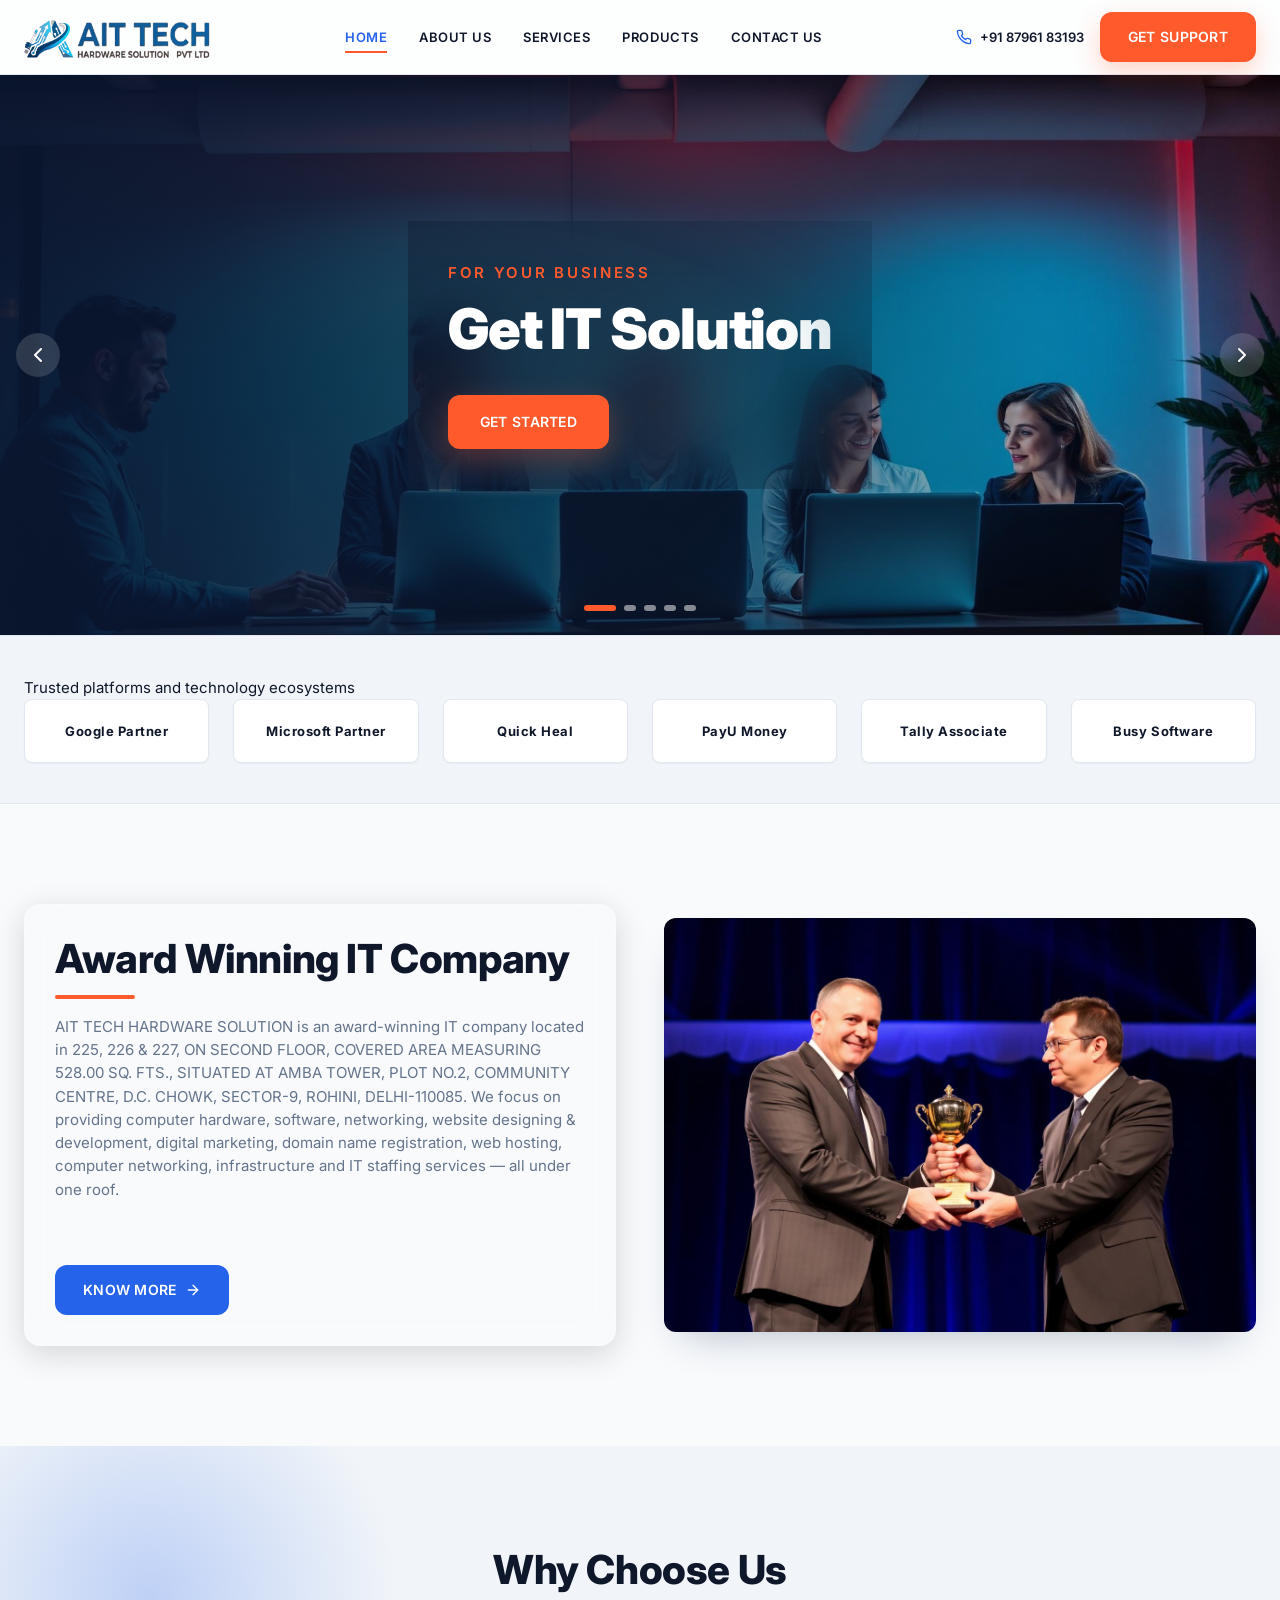
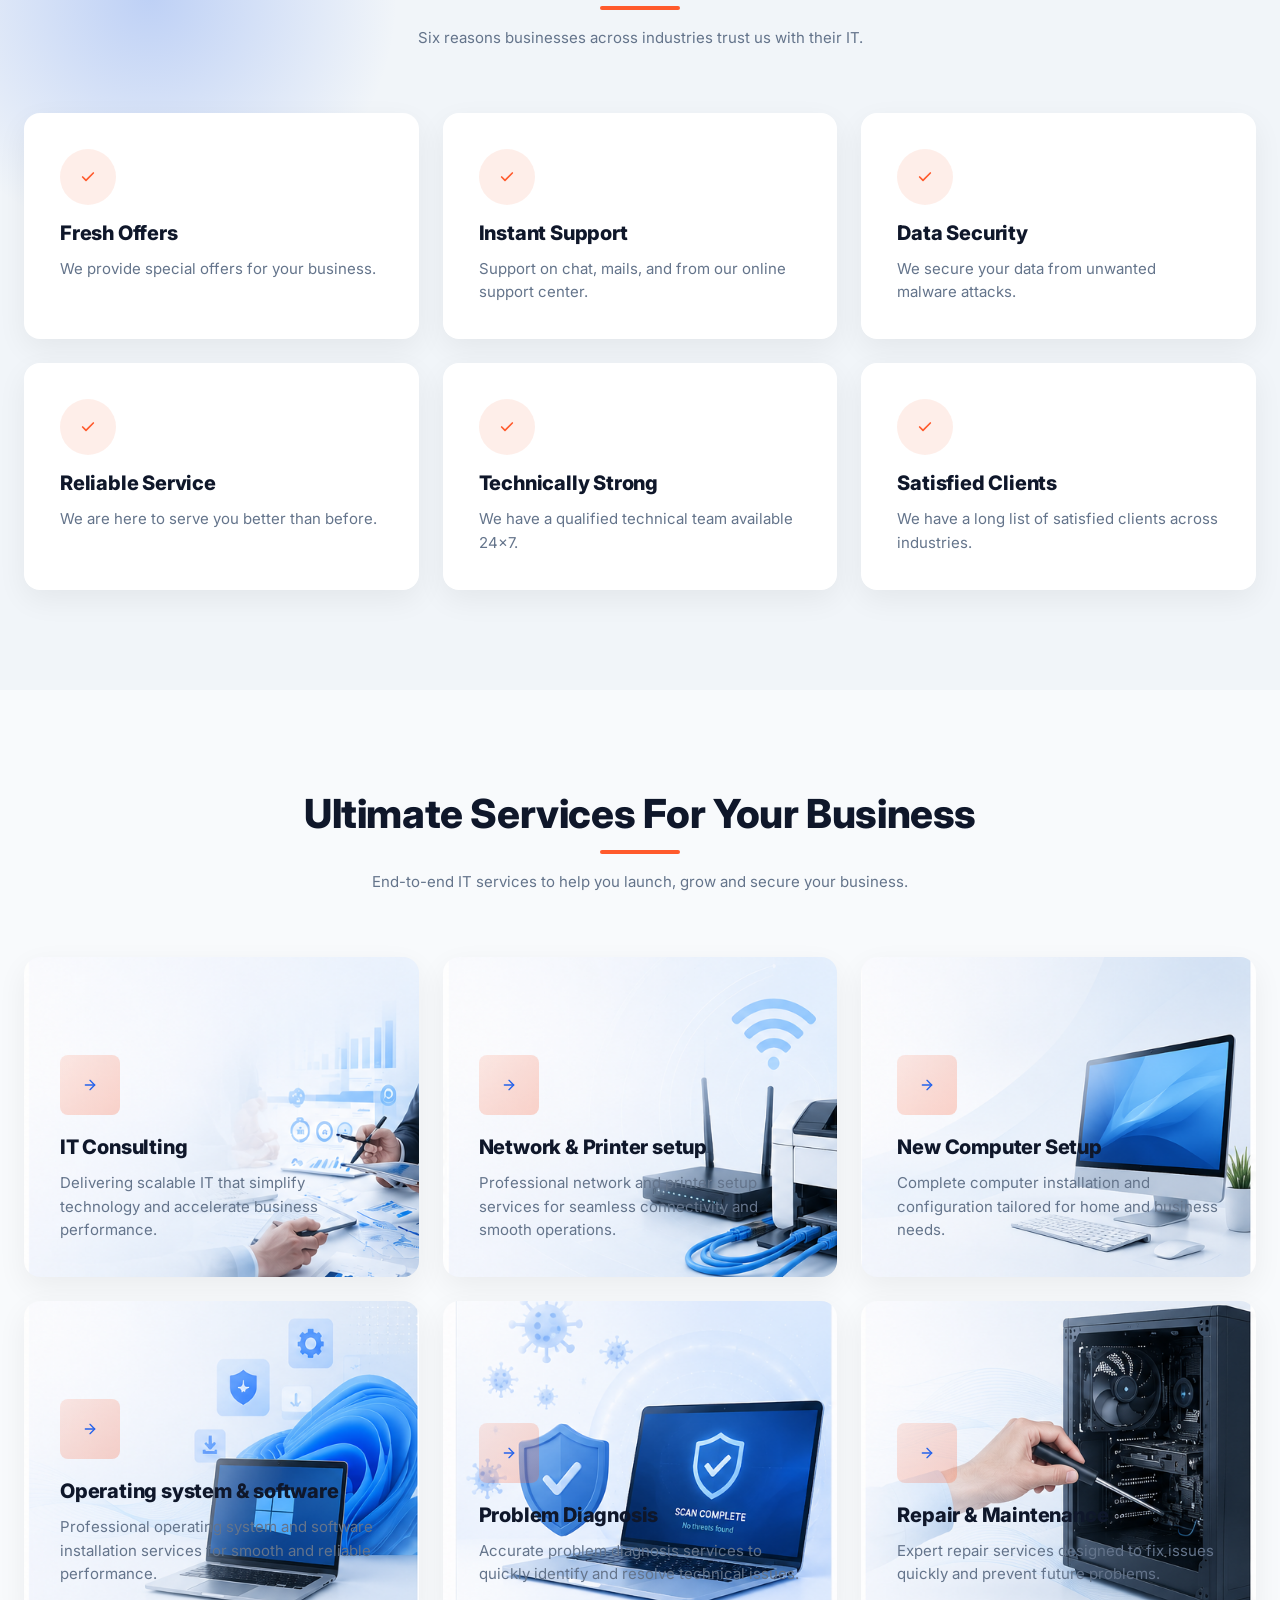
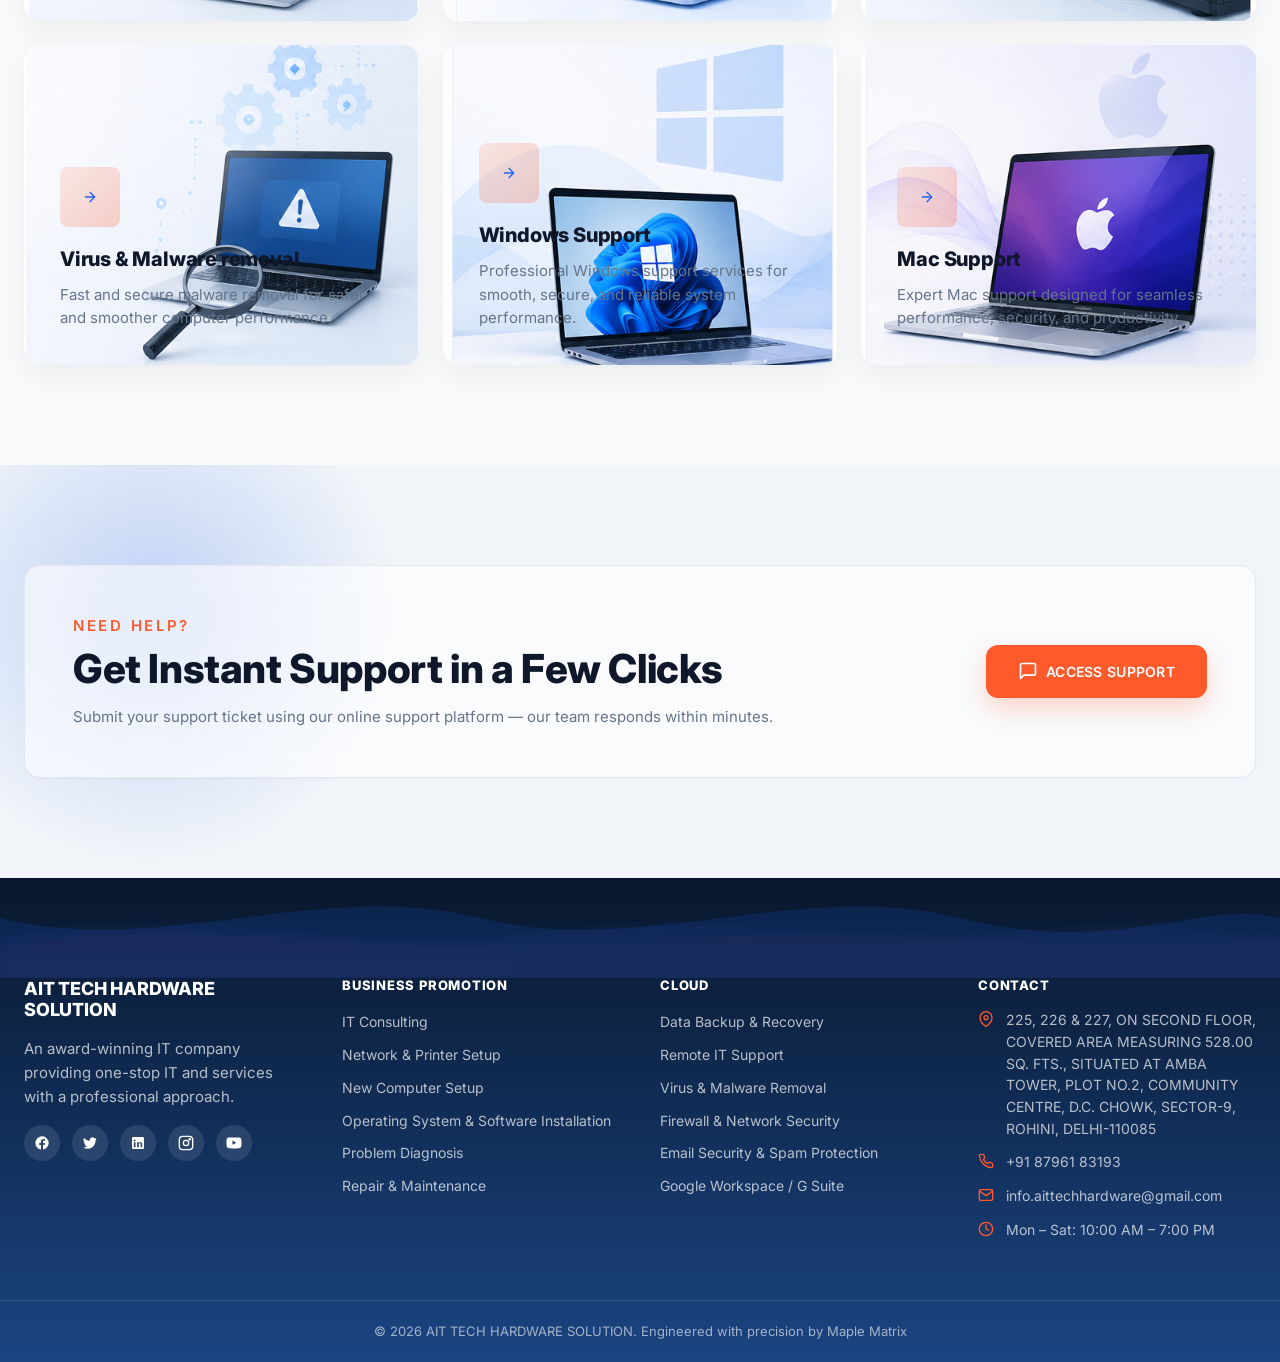
<file: index.html>
<!doctype html>
<html lang="en">
<head>
<meta charset="UTF-8"/>
<meta name="viewport" content="width=device-width,initial-scale=1"/>
<title>AIT Tech - Global IT solution & Services Company</title>
<meta name="description" content="Award-winning IT company providing one-stop IT solution: web design, software, networking, hosting, digital marketing & more."/>
<link href="https://fonts.googleapis.com/css2?family=Inter:wght@300;400;500;600;700;800;900&display=swap" rel="stylesheet">
<link rel="stylesheet" href="css/styles.css"/>
</head>
<body>
<header class="site-header">
  <div class="header-inner">
    <a href="index.html" class="logo"><img src="images/AIT-logo.png" alt="AIT-logo.png logo" width="120" height="48"/></a>
    <nav class="nav"><a href="index.html">Home</a><a href="about.html">About Us</a><a href="services.html">Services</a><a href="products.html">Products</a><a href="contact.html">Contact Us</a></nav>
    <div class="header-cta">
      <a href="tel:+91 87961 83193" class="header-phone"><svg width="16" height="16" viewBox="0 0 24 24" fill="none" stroke="currentColor" stroke-width="2" stroke-linecap="round" stroke-linejoin="round"><path d="M22 16.92v3a2 2 0 0 1-2.18 2 19.79 19.79 0 0 1-8.63-3.07 19.5 19.5 0 0 1-6-6 19.79 19.79 0 0 1-3.07-8.67A2 2 0 0 1 4.11 2h3a2 2 0 0 1 2 1.72 12.84 12.84 0 0 0 .7 2.81 2 2 0 0 1-.45 2.11L8.09 9.91a16 16 0 0 0 6 6l1.27-1.27a2 2 0 0 1 2.11-.45 12.84 12.84 0 0 0 2.81.7A2 2 0 0 1 22 16.92z"/></svg>+91 87961 83193</a>
      <a href="contact.html" class="btn btn-accent">Get Support</a>
    </div>
    <button class="menu-btn" aria-label="Toggle menu"><svg width="24" height="24" viewBox="0 0 24 24" fill="none" stroke="currentColor" stroke-width="2" stroke-linecap="round" stroke-linejoin="round"><line x1="3" y1="12" x2="21" y2="12"/><line x1="3" y1="6" x2="21" y2="6"/><line x1="3" y1="18" x2="21" y2="18"/></svg></button>
  </div>
  <div class="mobile-nav"><a href="index.html">Home</a><a href="about.html">About Us</a><a href="services.html">Services</a><a href="products.html">Products</a><a href="contact.html">Contact Us</a><a href="contact.html" class="btn btn-accent">Get Support</a></div>
</header>
<main>

<section class="hero">
  <div class="slide active"><img src="images/hero-website.jpg" alt="Get a New Website"/></div><div class="slide"><img src="images/hero-software.jpg" alt="Get Genuine Softwares"/></div><div class="slide"><img src="images/hero-social.jpg" alt="Promote on Social Media"/></div><div class="slide"><img src="images/hero-network.jpg" alt="Get Robust IT Infrastructure"/></div><div class="slide"><img src="images/hero-workspace.jpg" alt="Secure, Reliable, Easy"/></div>
  <div class="hero-content"><div class="container"><div class="inner glass-hero">
    <p class="eyebrow" id="hero-eyebrow">For Your Business</p>
    <h1 id="hero-title">Get IT Solution</h1>
    <p class="sub" id="hero-sub"></p>
    <a href="contact.html" class="btn btn-accent btn-lg" id="hero-cta">Get Started</a>

  </div></div></div>
  <button class="hero-arrow prev" aria-label="Previous"><svg width="24" height="24" viewBox="0 0 24 24" fill="none" stroke="currentColor" stroke-width="2" stroke-linecap="round" stroke-linejoin="round"><polyline points="15 18 9 12 15 6"/></svg></button>
  <button class="hero-arrow next" aria-label="Next"><svg width="24" height="24" viewBox="0 0 24 24" fill="none" stroke="currentColor" stroke-width="2" stroke-linecap="round" stroke-linejoin="round"><polyline points="9 18 15 12 9 6"/></svg></button>
  <div class="hero-dots"><button class="active" aria-label="Slide 1"></button><button class="" aria-label="Slide 2"></button><button class="" aria-label="Slide 3"></button><button class="" aria-label="Slide 4"></button><button class="" aria-label="Slide 5"></button></div>
</section>

<section class="partners"><div class="container"><p class="partner-label">Trusted platforms and technology ecosystems</p><div class="partner-grid"><div class="partner">Google Partner</div><div class="partner">Microsoft Partner</div><div class="partner">Quick Heal</div><div class="partner">PayU Money</div><div class="partner">Tally Associate</div><div class="partner">Busy Software</div></div></div></section>

<section class="section"><div class="container two-col">

  <div class="glass" style="padding:30px;">
    <div class="heading"><h2>Award Winning IT Company</h2><p>AIT TECH HARDWARE SOLUTION is an award-winning IT company located in 225, 226 & 227, ON SECOND FLOOR, COVERED AREA MEASURING 528.00 SQ. FTS., 
  SITUATED AT AMBA TOWER, PLOT NO.2, COMMUNITY CENTRE, 
  D.C. CHOWK, SECTOR-9, ROHINI, DELHI-110085. We focus on providing computer hardware, software, networking, website designing & development, digital marketing, domain name registration, web hosting, computer networking, infrastructure and IT staffing services — all under one roof.</p></div>

    <a href="about.html" class="btn btn-primary">Know More <svg width="16" height="16" viewBox="0 0 24 24" fill="none" stroke="currentColor" stroke-width="2" stroke-linecap="round" stroke-linejoin="round"><line x1="5" y1="12" x2="19" y2="12"/><polyline points="12 5 19 12 12 19"/></svg></a>
  </div>
  <div class="rounded-shadow"><img src="images/award-photo.jpg" alt="Award ceremony" loading="lazy"/></div>
</div></section>

<section class="section section-soft">
  <div class="container">

    <div class="heading center">
      <h2>Why Choose Us</h2>
      <p>Six reasons businesses across industries trust us with their IT.</p>
    </div>

    <div class="grid-3">

      <a href="contact.html" class="card">
        <div class="icon-bubble">
          <svg width="16" height="16" viewBox="0 0 24 24" fill="none" stroke="currentColor" stroke-width="2.5" stroke-linecap="round" stroke-linejoin="round">
            <polyline points="20 6 9 17 4 12"/>
          </svg>
        </div>
        <h3>Fresh Offers</h3>
        <p>We provide special offers for your business.</p>
      </a>

      <a href="contact.html" class="card">
        <div class="icon-bubble">
          <svg width="16" height="16" viewBox="0 0 24 24" fill="none" stroke="currentColor" stroke-width="2.5" stroke-linecap="round" stroke-linejoin="round">
            <polyline points="20 6 9 17 4 12"/>
          </svg>
        </div>
        <h3>Instant Support</h3>
        <p>Support on chat, mails, and from our online support center.</p>
      </a>

      <a href="contact.html" class="card">
        <div class="icon-bubble">
          <svg width="16" height="16" viewBox="0 0 24 24" fill="none" stroke="currentColor" stroke-width="2.5" stroke-linecap="round" stroke-linejoin="round">
            <polyline points="20 6 9 17 4 12"/>
          </svg>
        </div>
        <h3>Data Security</h3>
        <p>We secure your data from unwanted malware attacks.</p>
      </a>

      <a href="contact.html" class="card">
        <div class="icon-bubble">
          <svg width="16" height="16" viewBox="0 0 24 24" fill="none" stroke="currentColor" stroke-width="2.5" stroke-linecap="round" stroke-linejoin="round">
            <polyline points="20 6 9 17 4 12"/>
          </svg>
        </div>
        <h3>Reliable Service</h3>
        <p>We are here to serve you better than before.</p>
      </a>

      <a href="contact.html" class="card">
        <div class="icon-bubble">
          <svg width="16" height="16" viewBox="0 0 24 24" fill="none" stroke="currentColor" stroke-width="2.5" stroke-linecap="round" stroke-linejoin="round">
            <polyline points="20 6 9 17 4 12"/>
          </svg>
        </div>
        <h3>Technically Strong</h3>
        <p>We have a qualified technical team available 24×7.</p>
      </a>

      <a href="contact.html" class="card">
        <div class="icon-bubble">
          <svg width="16" height="16" viewBox="0 0 24 24" fill="none" stroke="currentColor" stroke-width="2.5" stroke-linecap="round" stroke-linejoin="round">
            <polyline points="20 6 9 17 4 12"/>
          </svg>
        </div>
        <h3>Satisfied Clients</h3>
        <p>We have a long list of satisfied clients across industries.</p>
      </a>

    </div>

  </div>
</section>

<section class="section"><div class="container">
  <div class="heading center"><h2>Ultimate Services For Your Business</h2><p>End-to-end IT services to help you launch, grow and secure your business.</p></div>
 <div class="grid-3 services-grid">
      <a href="contact.html" class="card">
        <div class="icon-square">
          <svg width="16" height="16" viewBox="0 0 24 24" fill="none" stroke="currentColor" stroke-width="2" stroke-linecap="round" stroke-linejoin="round">
            <line x1="5" y1="12" x2="19" y2="12"/>
            <polyline points="12 5 19 12 12 19"/>
          </svg>
        </div>
        <h3>IT Consulting</h3>
        <p>Delivering scalable IT  that simplify technology and accelerate business performance.</p>
      </a>

      <a href="contact.html" class="card">
        <div class="icon-square">
          <svg width="16" height="16" viewBox="0 0 24 24" fill="none" stroke="currentColor" stroke-width="2" stroke-linecap="round" stroke-linejoin="round">
            <line x1="5" y1="12" x2="19" y2="12"/>
            <polyline points="12 5 19 12 12 19"/>
          </svg>
        </div>
        <h3>Network & Printer setup</h3>
        <p>Professional network and printer setup services for seamless connectivity and smooth operations.</p>
      </a>

      <a href="contact.html" class="card">
        <div class="icon-square">
          <svg width="16" height="16" viewBox="0 0 24 24" fill="none" stroke="currentColor" stroke-width="2" stroke-linecap="round" stroke-linejoin="round">
            <line x1="5" y1="12" x2="19" y2="12"/>
            <polyline points="12 5 19 12 12 19"/>
          </svg>
        </div>
        <h3>New Computer Setup</h3>
        <p>Complete computer installation and configuration tailored for home and business needs.</p>
      </a>

      <a href="contact.html" class="card">
        <div class="icon-square">
          <svg width="16" height="16" viewBox="0 0 24 24" fill="none" stroke="currentColor" stroke-width="2" stroke-linecap="round" stroke-linejoin="round">
            <line x1="5" y1="12" x2="19" y2="12"/>
            <polyline points="12 5 19 12 12 19"/>
          </svg>
        </div>
        <h3>Operating system & software</h3>
        <p>Professional operating system and software installation services for smooth and reliable performance.</p>
      </a>

      <a href="contact.html" class="card">
        <div class="icon-square">
          <svg width="16" height="16" viewBox="0 0 24 24" fill="none" stroke="currentColor" stroke-width="2" stroke-linecap="round" stroke-linejoin="round">
            <line x1="5" y1="12" x2="19" y2="12"/>
            <polyline points="12 5 19 12 12 19"/>
          </svg>
        </div>
        <h3>Problem Diagnosis</h3>
        <p>Accurate problem diagnosis services to quickly identify and resolve technical issues.</p>
      </a>

      <a href="contact.html" class="card">
        <div class="icon-square">
          <svg width="16" height="16" viewBox="0 0 24 24" fill="none" stroke="currentColor" stroke-width="2" stroke-linecap="round" stroke-linejoin="round">
            <line x1="5" y1="12" x2="19" y2="12"/>
            <polyline points="12 5 19 12 12 19"/>
          </svg>
        </div>
        <h3>Repair & Maintenance</h3>
        <p>Expert repair services designed to fix issues quickly and prevent future problems.</p>
      </a>

      <a href="contact.html" class="card">
        <div class="icon-square">
          <svg width="16" height="16" viewBox="0 0 24 24" fill="none" stroke="currentColor" stroke-width="2" stroke-linecap="round" stroke-linejoin="round">
            <line x1="5" y1="12" x2="19" y2="12"/>
            <polyline points="12 5 19 12 12 19"/>
          </svg>
        </div>
        <h3>Virus & Malware removal</h3>
        <p>Fast and secure malware removal  for safer and smoother computer performance.</p>
      </a>
      <a href="contact.html" class="card">
        <div class="icon-square">
          <svg width="16" height="16" viewBox="0 0 24 24" fill="none" stroke="currentColor" stroke-width="2" stroke-linecap="round" stroke-linejoin="round">
            <line x1="5" y1="12" x2="19" y2="12"/>
            <polyline points="12 5 19 12 12 19"/>
          </svg>
        </div>
        <h3>Windows Support</h3>
        <p>Professional Windows support services for smooth, secure, and reliable system performance.</p>
      </a>
      <a href="contact.html" class="card">
        <div class="icon-square">
          <svg width="16" height="16" viewBox="0 0 24 24" fill="none" stroke="currentColor" stroke-width="2" stroke-linecap="round" stroke-linejoin="round">
            <line x1="5" y1="12" x2="19" y2="12"/>
            <polyline points="12 5 19 12 12 19"/>
          </svg>
        </div>
        <h3>Mac Support</h3>
        <p>Expert Mac support  designed for seamless performance, security, and productivity.</p>
      </a>

    </div></div></section>


<section class="section section-soft"><div class="container">
  <div class="cta-panel glass">
    <div><p class="eyebrow">Need Help?</p><h2>Get Instant Support in a Few Clicks</h2><p style="color:var(--muted)">Submit your support ticket using our online support platform — our team responds within minutes.</p></div>
    <div style="text-align:right"><a href="contact.html" class="btn btn-accent btn-lg"><svg width="20" height="20" viewBox="0 0 24 24" fill="none" stroke="currentColor" stroke-width="2" stroke-linecap="round" stroke-linejoin="round"><path d="M21 15a2 2 0 0 1-2 2H7l-4 4V5a2 2 0 0 1 2-2h14a2 2 0 0 1 2 2z"/></svg> Access Support</a></div>
  </div>
</div></section>

</main>
<footer class="site-footer">

  <div class="footer-wave" aria-hidden="true">

    <!-- Layer 1: primary blue, medium pace -->
    <div class="wave-layer wave-layer-1">
      <svg viewBox="0 0 1440 100" preserveAspectRatio="none" xmlns="http://www.w3.org/2000/svg">
        <path fill="rgba(37,99,235,0.18)"
          d="M0,40 C180,80 360,0 540,40 C720,80 900,0 1080,40 C1260,80 1350,20 1440,40 L1440,100 L0,100 Z"/>
      </svg>
      <svg viewBox="0 0 1440 100" preserveAspectRatio="none" xmlns="http://www.w3.org/2000/svg">
        <path fill="rgba(37,99,235,0.18)"
          d="M0,40 C180,80 360,0 540,40 C720,80 900,0 1080,40 C1260,80 1350,20 1440,40 L1440,100 L0,100 Z"/>
      </svg>
    </div>

    <!-- Layer 2: indigo, slower + blur -->
    <div class="wave-layer wave-layer-2">
      <svg viewBox="0 0 1440 100" preserveAspectRatio="none" xmlns="http://www.w3.org/2000/svg">
        <path fill="rgba(99,102,241,0.14)"
          d="M0,60 C200,20 400,80 600,55 C800,30 1000,75 1200,50 C1320,35 1380,65 1440,55 L1440,100 L0,100 Z"/>
      </svg>
      <svg viewBox="0 0 1440 100" preserveAspectRatio="none" xmlns="http://www.w3.org/2000/svg">
        <path fill="rgba(99,102,241,0.14)"
          d="M0,60 C200,20 400,80 600,55 C800,30 1000,75 1200,50 C1320,35 1380,65 1440,55 L1440,100 L0,100 Z"/>
      </svg>
    </div>

    <!-- Layer 3: accent highlight, fastest -->
    <div class="wave-layer wave-layer-3">
      <svg viewBox="0 0 1440 100" preserveAspectRatio="none" xmlns="http://www.w3.org/2000/svg">
        <path fill="rgba(255,90,44,0.07)"
          d="M0,70 C240,30 480,90 720,65 C960,40 1200,80 1440,60 L1440,100 L0,100 Z"/>
      </svg>
      <svg viewBox="0 0 1440 100" preserveAspectRatio="none" xmlns="http://www.w3.org/2000/svg">
        <path fill="rgba(255,90,44,0.07)"
          d="M0,70 C240,30 480,90 720,65 C960,40 1200,80 1440,60 L1440,100 L0,100 Z"/>
      </svg>
    </div>

  </div>
  <!-- ── /wave divider ── -->

  <div class="container footer-grid">
    <div>
      <h3>AIT TECH HARDWARE SOLUTION </h3>
      <p>An award-winning IT company providing one-stop IT  and services with a professional approach.</p>
      <div class="socials"><a href="#" aria-label="Social"><svg width="16" height="16" viewBox="0 0 24 24" fill="currentColor"><path d="M22 12a10 10 0 1 0-11.6 9.9v-7H7.9V12h2.5V9.8c0-2.5 1.5-3.9 3.8-3.9 1.1 0 2.2.2 2.2.2v2.5h-1.3c-1.2 0-1.6.8-1.6 1.6V12h2.8l-.4 2.9h-2.3v7A10 10 0 0 0 22 12z"/></svg></a><a href="#" aria-label="Social"><svg width="16" height="16" viewBox="0 0 24 24" fill="currentColor"><path d="M22 5.8a8.5 8.5 0 0 1-2.4.7 4.2 4.2 0 0 0 1.8-2.3 8.4 8.4 0 0 1-2.6 1A4.2 4.2 0 0 0 11.5 9a11.9 11.9 0 0 1-8.6-4.4 4.2 4.2 0 0 0 1.3 5.6 4.2 4.2 0 0 1-1.9-.5v.1a4.2 4.2 0 0 0 3.4 4.1 4.2 4.2 0 0 1-1.9.1 4.2 4.2 0 0 0 3.9 2.9A8.4 8.4 0 0 1 2 18.6a11.8 11.8 0 0 0 6.4 1.9c7.7 0 11.9-6.4 11.9-11.9v-.5A8.5 8.5 0 0 0 22 5.8z"/></svg></a><a href="#" aria-label="Social"><svg width="16" height="16" viewBox="0 0 24 24" fill="currentColor"><path d="M19 3a2 2 0 0 1 2 2v14a2 2 0 0 1-2 2H5a2 2 0 0 1-2-2V5a2 2 0 0 1 2-2h14zM8.3 18.3v-7.6H5.8v7.6h2.5zM7 9.6a1.4 1.4 0 1 0 0-2.8 1.4 1.4 0 0 0 0 2.8zm11.3 8.7v-4.2c0-2.3-1.2-3.3-2.8-3.3-1.3 0-1.9.7-2.2 1.2v-1H10.7v7.3h2.6V14c0-1 .7-1.5 1.4-1.5.6 0 1.3.5 1.3 1.4v4.4h2.3z"/></svg></a><a href="#" aria-label="Social"><svg width="16" height="16" viewBox="0 0 24 24" fill="none" stroke="currentColor" stroke-width="2"><rect x="2" y="2" width="20" height="20" rx="5"/><circle cx="12" cy="12" r="4"/><circle cx="17.5" cy="6.5" r="1" fill="currentColor"/></svg></a><a href="#" aria-label="Social"><svg width="16" height="16" viewBox="0 0 24 24" fill="currentColor"><path d="M23 7.2s-.2-1.6-.9-2.3c-.9-.9-1.8-.9-2.3-1C16.5 3.6 12 3.6 12 3.6s-4.5 0-7.8.3c-.5.1-1.4.1-2.3 1C1.2 5.6 1 7.2 1 7.2S.7 9.1.7 11v1.8c0 1.9.3 3.8.3 3.8s.2 1.6.9 2.3c.9.9 2 .9 2.5 1 1.8.2 7.6.3 7.6.3s4.5 0 7.8-.3c.5-.1 1.4-.1 2.3-1 .7-.7.9-2.3.9-2.3s.3-1.9.3-3.8V11c0-1.9-.3-3.8-.3-3.8zM9.7 14.6V8.3l5.8 3.2-5.8 3.1z"/></svg></a></div>
    </div>
    <div>
      <h4>Business Promotion</h4>
      <ul><li><a href="services.html">IT Consulting</a></li><li><a href="services.html">Network & Printer Setup</a></li><li><a href="services.html">New Computer Setup</a></li><li><a href="services.html">Operating System & Software Installation</a></li><li><a href="services.html">Problem Diagnosis</a></li><li><a href="services.html">Repair & Maintenance</a></li></ul>
    </div>
    <div>
      <h4>Cloud </h4>
      <ul><li><a href="services.html">Data Backup & Recovery</a></li><li><a href="services.html">Remote IT Support</a></li><li><a href="services.html">Virus & Malware Removal</a></li><li><a href="services.html">Firewall & Network Security</a></li><li><a href="services.html">Email Security & Spam Protection</a></li><li><a href="services.html">Google Workspace / G Suite</a></li></ul>
    </div>
    <div>
      <h4>Contact</h4>
      <ul class="contact-list">
        <li><svg width="16" height="16" viewBox="0 0 24 24" fill="none" stroke="currentColor" stroke-width="2" stroke-linecap="round" stroke-linejoin="round"><path d="M21 10c0 7-9 13-9 13s-9-6-9-13a9 9 0 0 1 18 0z"/><circle cx="12" cy="10" r="3"/></svg><span>225, 226 & 227, ON SECOND FLOOR, COVERED AREA MEASURING 528.00 SQ. FTS., 
  SITUATED AT AMBA TOWER, PLOT NO.2, COMMUNITY CENTRE, 
  D.C. CHOWK, SECTOR-9, ROHINI, DELHI-110085</span></li>
        <li><svg width="16" height="16" viewBox="0 0 24 24" fill="none" stroke="currentColor" stroke-width="2" stroke-linecap="round" stroke-linejoin="round"><path d="M22 16.92v3a2 2 0 0 1-2.18 2 19.79 19.79 0 0 1-8.63-3.07 19.5 19.5 0 0 1-6-6 19.79 19.79 0 0 1-3.07-8.67A2 2 0 0 1 4.11 2h3a2 2 0 0 1 2 1.72 12.84 12.84 0 0 0 .7 2.81 2 2 0 0 1-.45 2.11L8.09 9.91a16 16 0 0 0 6 6l1.27-1.27a2 2 0 0 1 2.11-.45 12.84 12.84 0 0 0 2.81.7A2 2 0 0 1 22 16.92z"/></svg><a href="tel:+918796183193">+91 87961 83193</a></li>
        <li><svg width="16" height="16" viewBox="0 0 24 24" fill="none" stroke="currentColor" stroke-width="2" stroke-linecap="round" stroke-linejoin="round"><path d="M4 4h16c1.1 0 2 .9 2 2v12c0 1.1-.9 2-2 2H4c-1.1 0-2-.9-2-2V6c0-1.1.9-2 2-2z"/><polyline points="22,6 12,13 2,6"/></svg><a href="mailto:info.aittechhardware@gmail.com">info.aittechhardware@gmail.com</a></li>
        <li><svg width="16" height="16" viewBox="0 0 24 24" fill="none" stroke="currentColor" stroke-width="2" stroke-linecap="round" stroke-linejoin="round"><circle cx="12" cy="12" r="10"/><polyline points="12 6 12 12 16 14"/></svg><span>Mon – Sat: 10:00 AM – 7:00 PM</span></li>
      </ul>
    </div>
  </div>
<div class="copy">
  © 2026 AIT TECH HARDWARE SOLUTION. Engineered with precision by 
  <a href="https://www.maplematrix.in/" target="_blank">
    Maple Matrix
  </a>
</div>
</footer>
<script src="js/main.js"></script>
</body>
</html>
</file>
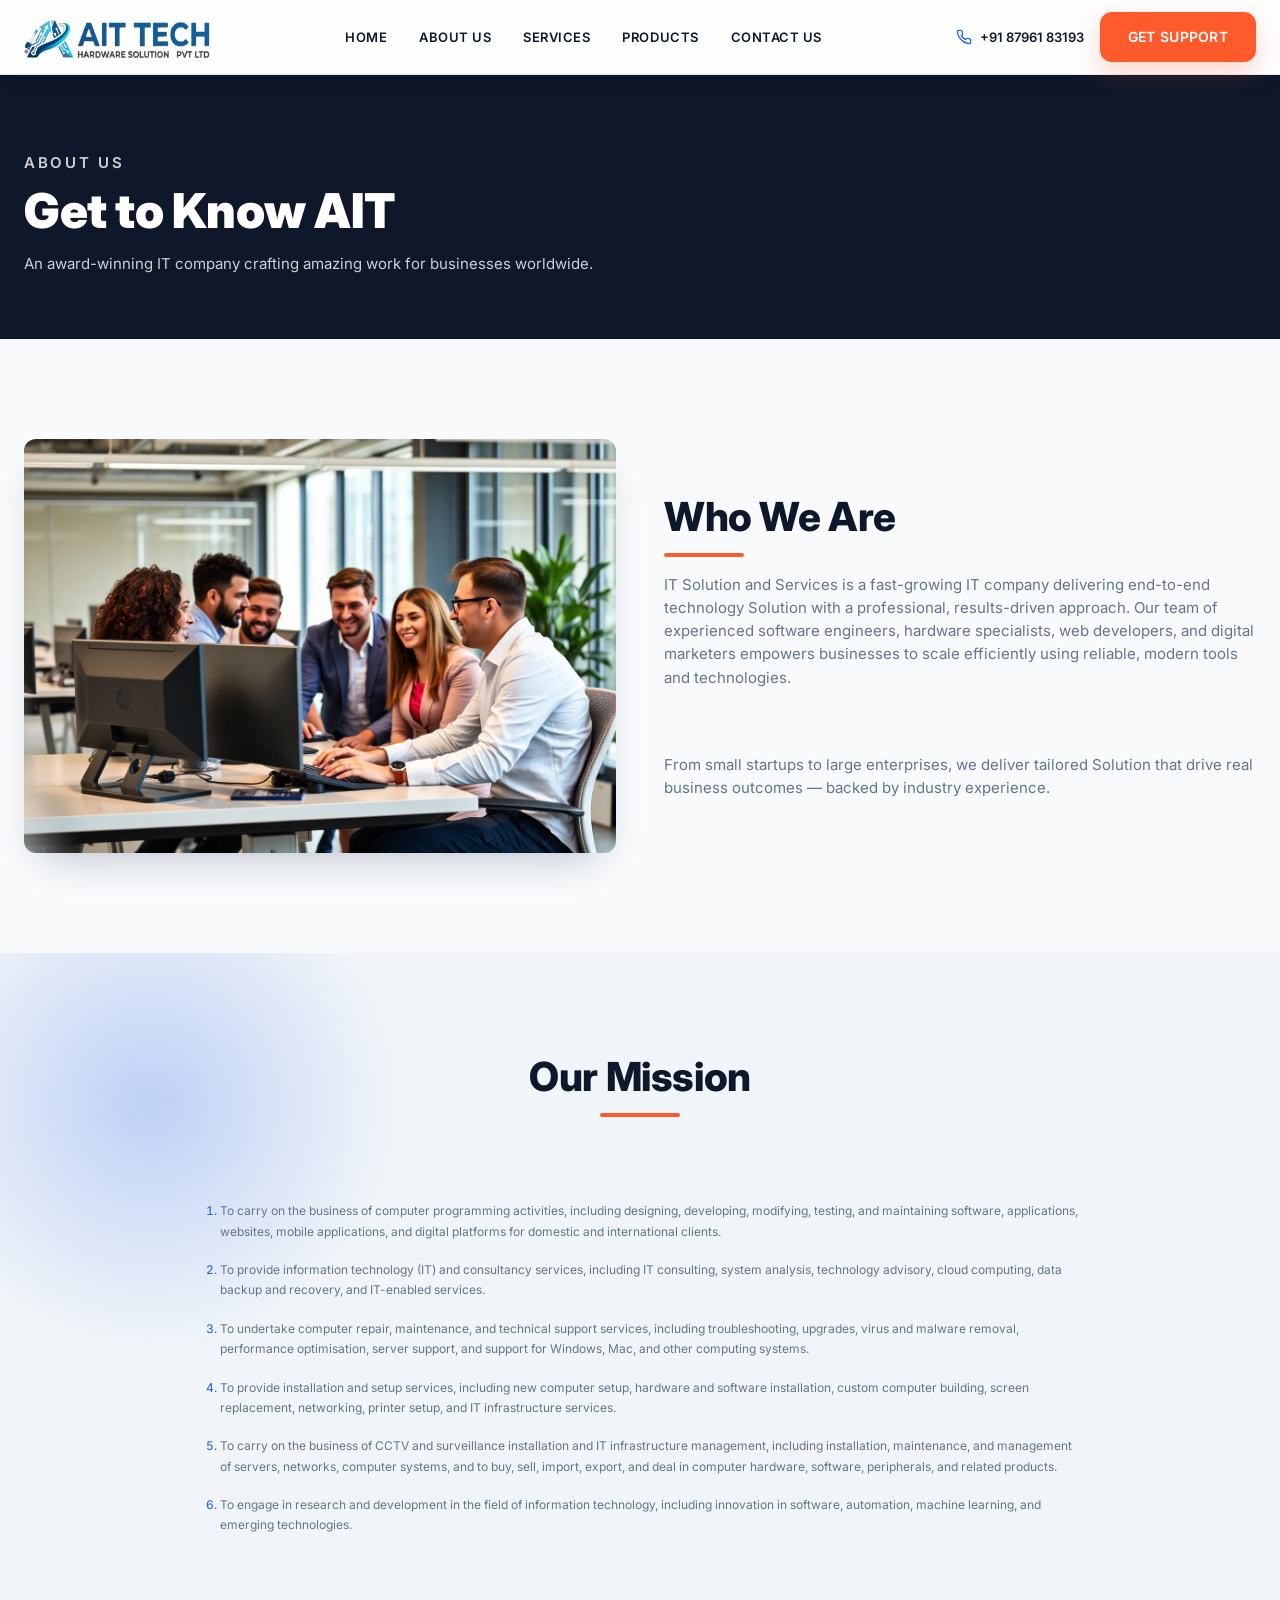
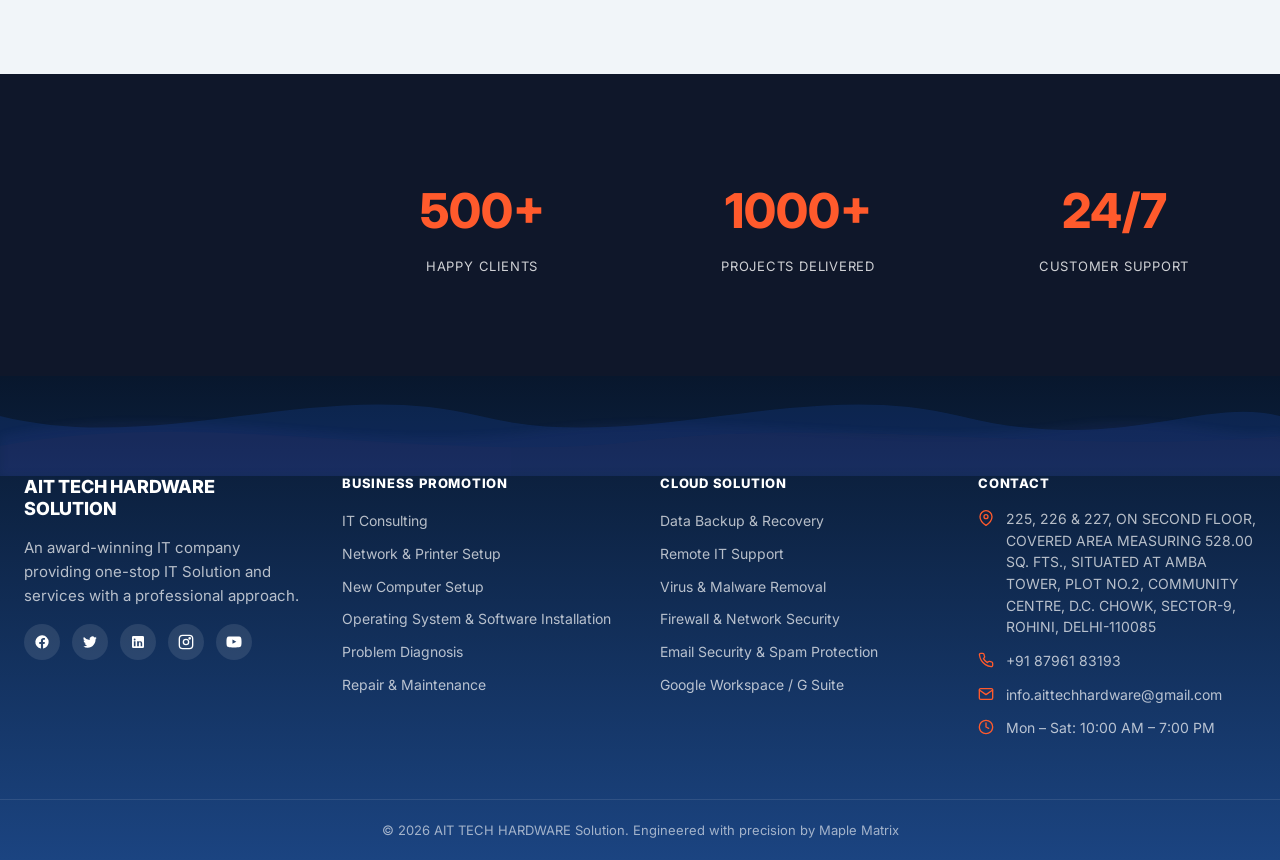
<file: about.html>
<!doctype html>
<html lang="en">
<head>
<meta charset="UTF-8"/>
<meta name="viewport" content="width=device-width,initial-scale=1"/>
<title>About Us | AIT</title>
<meta name="description" content="Get to know AIT — an award-winning IT company crafting amazing work for businesses worldwide."/>
<link href="https://fonts.googleapis.com/css2?family=Inter:wght@300;400;500;600;700;800;900&display=swap" rel="stylesheet">
<link rel="stylesheet" href="css/styles.css"/>
</head>
<body>
<header class="site-header">
  <div class="header-inner">
    <a href="index.html" class="logo"><img src="images/AIT-logo.png" alt="AIT logo" width="120" height="48"/></a>
    <nav class="nav"><a href="index.html">Home</a><a href="about.html">About Us</a><a href="services.html">Services</a><a href="products.html">Products</a><a href="contact.html">Contact Us</a></nav>
    <div class="header-cta">
      <a href="tel:+918796183193" class="header-phone"><svg width="16" height="16" viewBox="0 0 24 24" fill="none" stroke="currentColor" stroke-width="2" stroke-linecap="round" stroke-linejoin="round"><path d="M22 16.92v3a2 2 0 0 1-2.18 2 19.79 19.79 0 0 1-8.63-3.07 19.5 19.5 0 0 1-6-6 19.79 19.79 0 0 1-3.07-8.67A2 2 0 0 1 4.11 2h3a2 2 0 0 1 2 1.72 12.84 12.84 0 0 0 .7 2.81 2 2 0 0 1-.45 2.11L8.09 9.91a16 16 0 0 0 6 6l1.27-1.27a2 2 0 0 1 2.11-.45 12.84 12.84 0 0 0 2.81.7A2 2 0 0 1 22 16.92z"/></svg>+91 87961 83193</a>
      <a href="contact.html" class="btn btn-accent">Get Support</a>
    </div>
    <button class="menu-btn" aria-label="Toggle menu"><svg width="24" height="24" viewBox="0 0 24 24" fill="none" stroke="currentColor" stroke-width="2" stroke-linecap="round" stroke-linejoin="round"><line x1="3" y1="12" x2="21" y2="12"/><line x1="3" y1="6" x2="21" y2="6"/><line x1="3" y1="18" x2="21" y2="18"/></svg></button>
  </div>
  <div class="mobile-nav"><a href="index.html">Home</a><a href="about.html">About Us</a><a href="services.html">Services</a><a href="products.html">Products</a><a href="contact.html">Contact Us</a><a href="contact.html" class="btn btn-accent">Get Support</a></div>
</header>
<main>

<section class="page-hero"><div class="container"><p class="eyebrow">About Us</p><h1>Get to Know AIT</h1><p>An award-winning IT company crafting amazing work for businesses worldwide.</p></div></section>

<section class="section"><div class="container two-col">
  <div class="rounded-shadow"><img src="images/about-team.jpg" alt="Our team" loading="lazy"/></div>
  <div>
    <div class="heading"><h2>Who We Are</h2><p>IT Solution and Services is a fast-growing IT company delivering end-to-end technology Solution with a professional, results-driven approach. Our team of experienced software engineers, hardware specialists, web developers, and digital marketers empowers businesses to scale efficiently using reliable, modern tools and technologies.</p></div>
    <p style="color:var(--muted)">From small startups to large enterprises, we deliver tailored Solution that drive real business outcomes — backed by industry experience.</p>
  </div>
</div></section>

<section class="section section-soft"><div class="container">
  <div class="heading center"><h2>Our Mission</h2></div>
<div class="mission-text">
  <ol>
    <li>
      To carry on the business of computer programming activities, including designing, developing, modifying, testing, and maintaining software, applications, websites, mobile applications, and digital platforms for domestic and international clients.
    </li>

    <li>
      To provide information technology (IT) and consultancy services, including IT consulting, system analysis, technology advisory, cloud computing, data backup and recovery, and IT-enabled services.
    </li>

    <li>
      To undertake computer repair, maintenance, and technical support services, including troubleshooting, upgrades, virus and malware removal, performance optimisation, server support, and support for Windows, Mac, and other computing systems.
    </li>

    <li>
      To provide installation and setup services, including new computer setup, hardware and software installation, custom computer building, screen replacement, networking, printer setup, and IT infrastructure services.
    </li>

    <li>
      To carry on the business of CCTV and surveillance installation and IT infrastructure management, including installation, maintenance, and management of servers, networks, computer systems, and to buy, sell, import, export, and deal in computer hardware, software, peripherals, and related products.
    </li>

    <li>
      To engage in research and development in the field of information technology, including innovation in software, automation, machine learning, and emerging technologies.
    </li>
  </ol>
</div>
</div>
</section>

<section class="section section-navy"><div class="container"><div class="stats"><div><div class="stat-value"></div><div class="stat-label"></div></div><div><div class="stat-value">500+</div><div class="stat-label">Happy Clients</div></div><div><div class="stat-value">1000+</div><div class="stat-label">Projects Delivered</div></div><div><div class="stat-value">24/7</div><div class="stat-label">Customer Support</div></div></div></div></section>

</main>
<footer class="site-footer">

  <div class="footer-wave" aria-hidden="true">

    <!-- Layer 1: primary blue, medium pace -->
    <div class="wave-layer wave-layer-1">
      <svg viewBox="0 0 1440 100" preserveAspectRatio="none" xmlns="http://www.w3.org/2000/svg">
        <path fill="rgba(37,99,235,0.18)"
          d="M0,40 C180,80 360,0 540,40 C720,80 900,0 1080,40 C1260,80 1350,20 1440,40 L1440,100 L0,100 Z"/>
      </svg>
      <svg viewBox="0 0 1440 100" preserveAspectRatio="none" xmlns="http://www.w3.org/2000/svg">
        <path fill="rgba(37,99,235,0.18)"
          d="M0,40 C180,80 360,0 540,40 C720,80 900,0 1080,40 C1260,80 1350,20 1440,40 L1440,100 L0,100 Z"/>
      </svg>
    </div>

    <!-- Layer 2: indigo, slower + blur -->
    <div class="wave-layer wave-layer-2">
      <svg viewBox="0 0 1440 100" preserveAspectRatio="none" xmlns="http://www.w3.org/2000/svg">
        <path fill="rgba(99,102,241,0.14)"
          d="M0,60 C200,20 400,80 600,55 C800,30 1000,75 1200,50 C1320,35 1380,65 1440,55 L1440,100 L0,100 Z"/>
      </svg>
      <svg viewBox="0 0 1440 100" preserveAspectRatio="none" xmlns="http://www.w3.org/2000/svg">
        <path fill="rgba(99,102,241,0.14)"
          d="M0,60 C200,20 400,80 600,55 C800,30 1000,75 1200,50 C1320,35 1380,65 1440,55 L1440,100 L0,100 Z"/>
      </svg>
    </div>

    <!-- Layer 3: accent highlight, fastest -->
    <div class="wave-layer wave-layer-3">
      <svg viewBox="0 0 1440 100" preserveAspectRatio="none" xmlns="http://www.w3.org/2000/svg">
        <path fill="rgba(255,90,44,0.07)"
          d="M0,70 C240,30 480,90 720,65 C960,40 1200,80 1440,60 L1440,100 L0,100 Z"/>
      </svg>
      <svg viewBox="0 0 1440 100" preserveAspectRatio="none" xmlns="http://www.w3.org/2000/svg">
        <path fill="rgba(255,90,44,0.07)"
          d="M0,70 C240,30 480,90 720,65 C960,40 1200,80 1440,60 L1440,100 L0,100 Z"/>
      </svg>
    </div>

  </div>
  <!-- ── /wave divider ── -->

  <div class="container footer-grid">
    <div>
      <h3>AIT TECH HARDWARE SOLUTION</h3>
      <p>An award-winning IT company providing one-stop IT Solution and services with a professional approach.</p>
      <div class="socials"><a href="#" aria-label="Social"><svg width="16" height="16" viewBox="0 0 24 24" fill="currentColor"><path d="M22 12a10 10 0 1 0-11.6 9.9v-7H7.9V12h2.5V9.8c0-2.5 1.5-3.9 3.8-3.9 1.1 0 2.2.2 2.2.2v2.5h-1.3c-1.2 0-1.6.8-1.6 1.6V12h2.8l-.4 2.9h-2.3v7A10 10 0 0 0 22 12z"/></svg></a><a href="#" aria-label="Social"><svg width="16" height="16" viewBox="0 0 24 24" fill="currentColor"><path d="M22 5.8a8.5 8.5 0 0 1-2.4.7 4.2 4.2 0 0 0 1.8-2.3 8.4 8.4 0 0 1-2.6 1A4.2 4.2 0 0 0 11.5 9a11.9 11.9 0 0 1-8.6-4.4 4.2 4.2 0 0 0 1.3 5.6 4.2 4.2 0 0 1-1.9-.5v.1a4.2 4.2 0 0 0 3.4 4.1 4.2 4.2 0 0 1-1.9.1 4.2 4.2 0 0 0 3.9 2.9A8.4 8.4 0 0 1 2 18.6a11.8 11.8 0 0 0 6.4 1.9c7.7 0 11.9-6.4 11.9-11.9v-.5A8.5 8.5 0 0 0 22 5.8z"/></svg></a><a href="#" aria-label="Social"><svg width="16" height="16" viewBox="0 0 24 24" fill="currentColor"><path d="M19 3a2 2 0 0 1 2 2v14a2 2 0 0 1-2 2H5a2 2 0 0 1-2-2V5a2 2 0 0 1 2-2h14zM8.3 18.3v-7.6H5.8v7.6h2.5zM7 9.6a1.4 1.4 0 1 0 0-2.8 1.4 1.4 0 0 0 0 2.8zm11.3 8.7v-4.2c0-2.3-1.2-3.3-2.8-3.3-1.3 0-1.9.7-2.2 1.2v-1H10.7v7.3h2.6V14c0-1 .7-1.5 1.4-1.5.6 0 1.3.5 1.3 1.4v4.4h2.3z"/></svg></a><a href="#" aria-label="Social"><svg width="16" height="16" viewBox="0 0 24 24" fill="none" stroke="currentColor" stroke-width="2"><rect x="2" y="2" width="20" height="20" rx="5"/><circle cx="12" cy="12" r="4"/><circle cx="17.5" cy="6.5" r="1" fill="currentColor"/></svg></a><a href="#" aria-label="Social"><svg width="16" height="16" viewBox="0 0 24 24" fill="currentColor"><path d="M23 7.2s-.2-1.6-.9-2.3c-.9-.9-1.8-.9-2.3-1C16.5 3.6 12 3.6 12 3.6s-4.5 0-7.8.3c-.5.1-1.4.1-2.3 1C1.2 5.6 1 7.2 1 7.2S.7 9.1.7 11v1.8c0 1.9.3 3.8.3 3.8s.2 1.6.9 2.3c.9.9 2 .9 2.5 1 1.8.2 7.6.3 7.6.3s4.5 0 7.8-.3c.5-.1 1.4-.1 2.3-1 .7-.7.9-2.3.9-2.3s.3-1.9.3-3.8V11c0-1.9-.3-3.8-.3-3.8zM9.7 14.6V8.3l5.8 3.2-5.8 3.1z"/></svg></a></div>
    </div>
    <div>
      <h4>Business Promotion</h4>
      <ul><li><a href="services.html">IT Consulting</a></li><li><a href="services.html">Network & Printer Setup</a></li><li><a href="services.html">New Computer Setup</a></li><li><a href="services.html">Operating System & Software Installation</a></li><li><a href="services.html">Problem Diagnosis</a></li><li><a href="services.html">Repair & Maintenance</a></li></ul>
    </div>
    <div>
      <h4>Cloud Solution</h4>
      <ul><li><a href="services.html">Data Backup & Recovery</a></li><li><a href="services.html">Remote IT Support</a></li><li><a href="services.html">Virus & Malware Removal</a></li><li><a href="services.html">Firewall & Network Security</a></li><li><a href="services.html">Email Security & Spam Protection</a></li><li><a href="services.html">Google Workspace / G Suite</a></li></ul>
    </div>
    <div>
      <h4>Contact</h4>
      <ul class="contact-list">
        <li><svg width="16" height="16" viewBox="0 0 24 24" fill="none" stroke="currentColor" stroke-width="2" stroke-linecap="round" stroke-linejoin="round"><path d="M21 10c0 7-9 13-9 13s-9-6-9-13a9 9 0 0 1 18 0z"/><circle cx="12" cy="10" r="3"/></svg><span>225, 226 & 227, ON SECOND FLOOR, COVERED AREA MEASURING 528.00 SQ. FTS., 
  SITUATED AT AMBA TOWER, PLOT NO.2, COMMUNITY CENTRE, 
  D.C. CHOWK, SECTOR-9, ROHINI, DELHI-110085</span></li>
        <li><svg width="16" height="16" viewBox="0 0 24 24" fill="none" stroke="currentColor" stroke-width="2" stroke-linecap="round" stroke-linejoin="round"><path d="M22 16.92v3a2 2 0 0 1-2.18 2 19.79 19.79 0 0 1-8.63-3.07 19.5 19.5 0 0 1-6-6 19.79 19.79 0 0 1-3.07-8.67A2 2 0 0 1 4.11 2h3a2 2 0 0 1 2 1.72 12.84 12.84 0 0 0 .7 2.81 2 2 0 0 1-.45 2.11L8.09 9.91a16 16 0 0 0 6 6l1.27-1.27a2 2 0 0 1 2.11-.45 12.84 12.84 0 0 0 2.81.7A2 2 0 0 1 22 16.92z"/></svg><a href="tel:+918796183193">+91 87961 83193</a></li>
        <li><svg width="16" height="16" viewBox="0 0 24 24" fill="none" stroke="currentColor" stroke-width="2" stroke-linecap="round" stroke-linejoin="round"><path d="M4 4h16c1.1 0 2 .9 2 2v12c0 1.1-.9 2-2 2H4c-1.1 0-2-.9-2-2V6c0-1.1.9-2 2-2z"/><polyline points="22,6 12,13 2,6"/></svg><a href="mailto:info.aittechhardware@gmail.com">info.aittechhardware@gmail.com</a></li>
        <li><svg width="16" height="16" viewBox="0 0 24 24" fill="none" stroke="currentColor" stroke-width="2" stroke-linecap="round" stroke-linejoin="round"><circle cx="12" cy="12" r="10"/><polyline points="12 6 12 12 16 14"/></svg><span>Mon – Sat: 10:00 AM – 7:00 PM</span></li>
      </ul>
    </div>
  </div>
 <div class="copy">
  © 2026 AIT TECH HARDWARE Solution. Engineered with precision by 
  <a href="https://www.maplematrix.in/" target="_blank">
    Maple Matrix
  </a>
</div>
</footer>
<script>
</file>
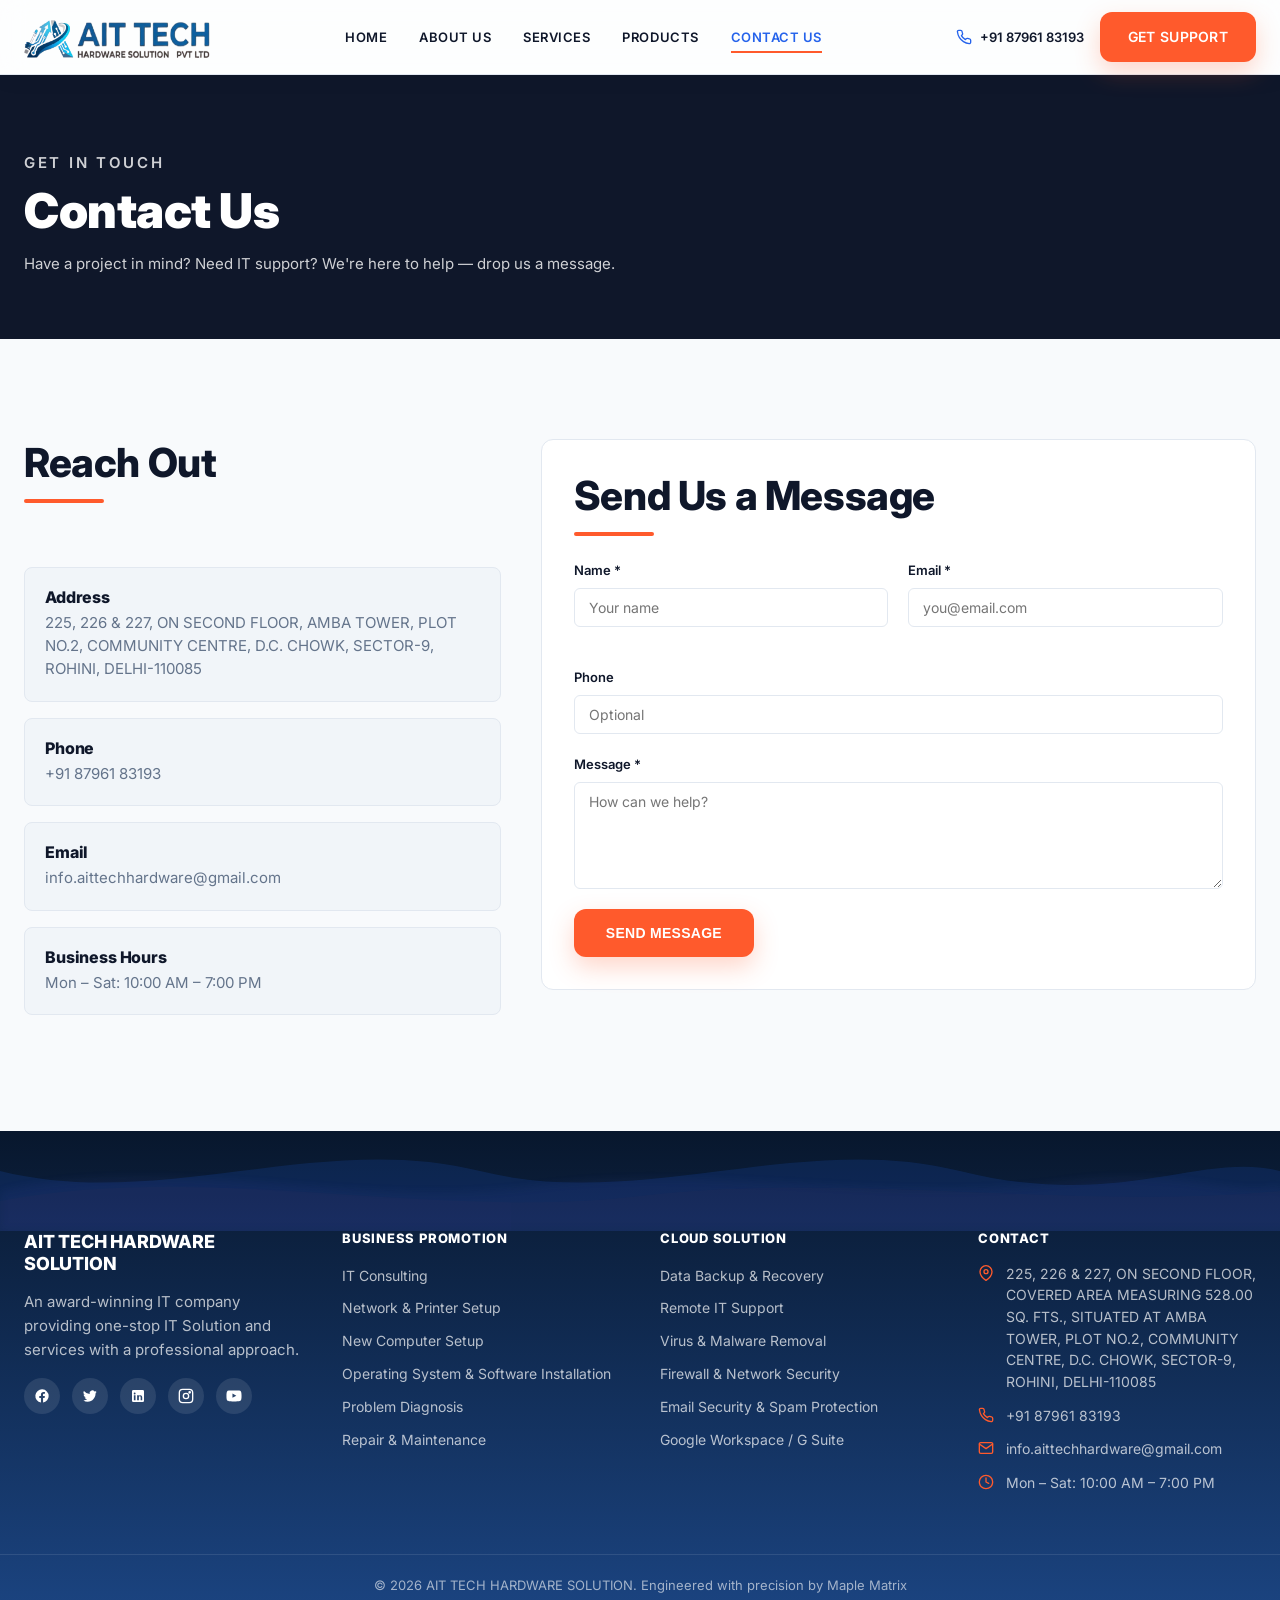
<file: contact.html>
<!doctype html>
<html lang="en">
<head>
<meta charset="UTF-8"/>
<meta name="viewport" content="width=device-width,initial-scale=1"/>
<title>Contact Us | AIT</title>
<meta name="description" content="Get in touch with AIT — for projects, IT support, or product enquiries."/>
<link href="https://fonts.googleapis.com/css2?family=Inter:wght@300;400;500;600;700;800;900&display=swap" rel="stylesheet">
<link rel="stylesheet" href="css/styles.css"/>
</head>
<body>

<header class="site-header">
  <div class="header-inner">
    <a href="index.html" class="logo"><img src="images/AIT-logo.png" alt="AIT logo" width="120" height="48"/></a>
    <nav class="nav"><a href="index.html">Home</a><a href="about.html">About Us</a><a href="services.html">Services</a><a href="products.html">Products</a><a href="contact.html">Contact Us</a></nav>
    <div class="header-cta">
      <a href="tel:+918796183193" class="header-phone"><svg width="16" height="16" viewBox="0 0 24 24" fill="none" stroke="currentColor" stroke-width="2" stroke-linecap="round" stroke-linejoin="round"><path d="M22 16.92v3a2 2 0 0 1-2.18 2 19.79 19.79 0 0 1-8.63-3.07 19.5 19.5 0 0 1-6-6 19.79 19.79 0 0 1-3.07-8.67A2 2 0 0 1 4.11 2h3a2 2 0 0 1 2 1.72 12.84 12.84 0 0 0 .7 2.81 2 2 0 0 1-.45 2.11L8.09 9.91a16 16 0 0 0 6 6l1.27-1.27a2 2 0 0 1 2.11-.45 12.84 12.84 0 0 0 2.81.7A2 2 0 0 1 22 16.92z"/></svg>+91 87961 83193</a>
      <a href="contact.html" class="btn btn-accent">Get Support</a>
    </div>
    <button class="menu-btn" aria-label="Toggle menu"><svg width="24" height="24" viewBox="0 0 24 24" fill="none" stroke="currentColor" stroke-width="2" stroke-linecap="round" stroke-linejoin="round"><line x1="3" y1="12" x2="21" y2="12"/><line x1="3" y1="6" x2="21" y2="6"/><line x1="3" y1="18" x2="21" y2="18"/></svg></button>
  </div>
  <div class="mobile-nav"><a href="index.html">Home</a><a href="about.html">About Us</a><a href="services.html">Services</a><a href="products.html">Products</a><a href="contact.html">Contact Us</a><a href="contact.html" class="btn btn-accent">Get Support</a></div>
</header>

<main>

<section class="page-hero">
  <div class="container">
    <p class="eyebrow">Get in Touch</p>
    <h1>Contact Us</h1>
    <p>
      Have a project in mind? Need IT support?
      We're here to help — drop us a message.
    </p>
  </div>
</section>

<section class="section">
  <div class="container contact-grid">

    <div>
      <div class="heading">
        <h2>Reach Out</h2>
      </div>

      <div class="info-card">
        <div>
          <h4>Address</h4>
          <p>
            225, 226 & 227, ON SECOND FLOOR,
            AMBA TOWER, PLOT NO.2,
            COMMUNITY CENTRE,
            D.C. CHOWK, SECTOR-9,
            ROHINI, DELHI-110085
          </p>
        </div>
      </div>

      <div class="info-card">
        <div>
          <h4>Phone</h4>
          <p>+91 87961 83193</p>
        </div>
      </div>

      <div class="info-card">
        <div>
          <h4>Email</h4>
          <p>info.aittechhardware@gmail.com</p>
        </div>
      </div>

      <div class="info-card">
        <div>
          <h4>Business Hours</h4>
          <p>Mon – Sat: 10:00 AM – 7:00 PM</p>
        </div>
      </div>
    </div>

    <div>
      <div class="form-card">

        <h2>Send Us a Message</h2>

        <form
          action="https://formsubmit.co/info.aittechhardware@gmail.com"
          method="POST"
          class="contact-form"
        >

          <!-- Disable captcha -->
          <input type="hidden" name="_captcha" value="false">

          <!-- Spam Protection -->
          <input type="text" name="_honey" style="display:none">

          <!-- Email Subject -->
          <input type="hidden" name="_subject" value="New Website Enquiry">

          <!-- Redirect -->
          <input type="hidden" name="_next" value="http://127.0.0.1:3000/c:/Users/Apinder's%20PC/Downloads/itss-static-html/thankyou.html">

          <div class="form-row">

            <div class="field">
              <label for="name">Name *</label>
              <input
                id="name"
                name="name"
                maxlength="100"
                placeholder="Your name"
                required
              />
            </div>

            <div class="field">
              <label for="email">Email *</label>
              <input
                id="email"
                name="email"
                type="email"
                maxlength="255"
                placeholder="you@email.com"
                required
              />
            </div>

          </div>

          <div class="field">
            <label for="phone">Phone</label>
            <input
              id="phone"
              name="phone"
              maxlength="30"
              placeholder="Optional"
            />
          </div>

          <div class="field">
            <label for="message">Message *</label>
            <textarea
              id="message"
              name="message"
              rows="5"
              maxlength="1000"
              placeholder="How can we help?"
              required
            ></textarea>
          </div>

          <button type="submit" class="btn btn-accent btn-lg">
            Send Message
          </button>

        </form>

      </div>
    </div>

  </div>
</section>

</main>

<footer class="site-footer">

  <div class="footer-wave" aria-hidden="true">

    <!-- Layer 1: primary blue, medium pace -->
    <div class="wave-layer wave-layer-1">
      <svg viewBox="0 0 1440 100" preserveAspectRatio="none" xmlns="http://www.w3.org/2000/svg">
        <path fill="rgba(37,99,235,0.18)"
          d="M0,40 C180,80 360,0 540,40 C720,80 900,0 1080,40 C1260,80 1350,20 1440,40 L1440,100 L0,100 Z"/>
      </svg>
      <svg viewBox="0 0 1440 100" preserveAspectRatio="none" xmlns="http://www.w3.org/2000/svg">
        <path fill="rgba(37,99,235,0.18)"
          d="M0,40 C180,80 360,0 540,40 C720,80 900,0 1080,40 C1260,80 1350,20 1440,40 L1440,100 L0,100 Z"/>
      </svg>
    </div>

    <!-- Layer 2: indigo, slower + blur -->
    <div class="wave-layer wave-layer-2">
      <svg viewBox="0 0 1440 100" preserveAspectRatio="none" xmlns="http://www.w3.org/2000/svg">
        <path fill="rgba(99,102,241,0.14)"
          d="M0,60 C200,20 400,80 600,55 C800,30 1000,75 1200,50 C1320,35 1380,65 1440,55 L1440,100 L0,100 Z"/>
      </svg>
      <svg viewBox="0 0 1440 100" preserveAspectRatio="none" xmlns="http://www.w3.org/2000/svg">
        <path fill="rgba(99,102,241,0.14)"
          d="M0,60 C200,20 400,80 600,55 C800,30 1000,75 1200,50 C1320,35 1380,65 1440,55 L1440,100 L0,100 Z"/>
      </svg>
    </div>

    <!-- Layer 3: accent highlight, fastest -->
    <div class="wave-layer wave-layer-3">
      <svg viewBox="0 0 1440 100" preserveAspectRatio="none" xmlns="http://www.w3.org/2000/svg">
        <path fill="rgba(255,90,44,0.07)"
          d="M0,70 C240,30 480,90 720,65 C960,40 1200,80 1440,60 L1440,100 L0,100 Z"/>
      </svg>
      <svg viewBox="0 0 1440 100" preserveAspectRatio="none" xmlns="http://www.w3.org/2000/svg">
        <path fill="rgba(255,90,44,0.07)"
          d="M0,70 C240,30 480,90 720,65 C960,40 1200,80 1440,60 L1440,100 L0,100 Z"/>
      </svg>
    </div>

  </div>
  <!-- ── /wave divider ── -->

  <div class="container footer-grid">
    <div>
      <h3>AIT TECH HARDWARE SOLUTION</h3>
      <p>An award-winning IT company providing one-stop IT Solution and services with a professional approach.</p>
      <div class="socials"><a href="#" aria-label="Social"><svg width="16" height="16" viewBox="0 0 24 24" fill="currentColor"><path d="M22 12a10 10 0 1 0-11.6 9.9v-7H7.9V12h2.5V9.8c0-2.5 1.5-3.9 3.8-3.9 1.1 0 2.2.2 2.2.2v2.5h-1.3c-1.2 0-1.6.8-1.6 1.6V12h2.8l-.4 2.9h-2.3v7A10 10 0 0 0 22 12z"/></svg></a><a href="#" aria-label="Social"><svg width="16" height="16" viewBox="0 0 24 24" fill="currentColor"><path d="M22 5.8a8.5 8.5 0 0 1-2.4.7 4.2 4.2 0 0 0 1.8-2.3 8.4 8.4 0 0 1-2.6 1A4.2 4.2 0 0 0 11.5 9a11.9 11.9 0 0 1-8.6-4.4 4.2 4.2 0 0 0 1.3 5.6 4.2 4.2 0 0 1-1.9-.5v.1a4.2 4.2 0 0 0 3.4 4.1 4.2 4.2 0 0 1-1.9.1 4.2 4.2 0 0 0 3.9 2.9A8.4 8.4 0 0 1 2 18.6a11.8 11.8 0 0 0 6.4 1.9c7.7 0 11.9-6.4 11.9-11.9v-.5A8.5 8.5 0 0 0 22 5.8z"/></svg></a><a href="#" aria-label="Social"><svg width="16" height="16" viewBox="0 0 24 24" fill="currentColor"><path d="M19 3a2 2 0 0 1 2 2v14a2 2 0 0 1-2 2H5a2 2 0 0 1-2-2V5a2 2 0 0 1 2-2h14zM8.3 18.3v-7.6H5.8v7.6h2.5zM7 9.6a1.4 1.4 0 1 0 0-2.8 1.4 1.4 0 0 0 0 2.8zm11.3 8.7v-4.2c0-2.3-1.2-3.3-2.8-3.3-1.3 0-1.9.7-2.2 1.2v-1H10.7v7.3h2.6V14c0-1 .7-1.5 1.4-1.5.6 0 1.3.5 1.3 1.4v4.4h2.3z"/></svg></a><a href="#" aria-label="Social"><svg width="16" height="16" viewBox="0 0 24 24" fill="none" stroke="currentColor" stroke-width="2"><rect x="2" y="2" width="20" height="20" rx="5"/><circle cx="12" cy="12" r="4"/><circle cx="17.5" cy="6.5" r="1" fill="currentColor"/></svg></a><a href="#" aria-label="Social"><svg width="16" height="16" viewBox="0 0 24 24" fill="currentColor"><path d="M23 7.2s-.2-1.6-.9-2.3c-.9-.9-1.8-.9-2.3-1C16.5 3.6 12 3.6 12 3.6s-4.5 0-7.8.3c-.5.1-1.4.1-2.3 1C1.2 5.6 1 7.2 1 7.2S.7 9.1.7 11v1.8c0 1.9.3 3.8.3 3.8s.2 1.6.9 2.3c.9.9 2 .9 2.5 1 1.8.2 7.6.3 7.6.3s4.5 0 7.8-.3c.5-.1 1.4-.1 2.3-1 .7-.7.9-2.3.9-2.3s.3-1.9.3-3.8V11c0-1.9-.3-3.8-.3-3.8zM9.7 14.6V8.3l5.8 3.2-5.8 3.1z"/></svg></a></div>
    </div>
    <div>
      <h4>Business Promotion</h4>
      <ul><li><a href="services.html">IT Consulting</a></li><li><a href="services.html">Network & Printer Setup</a></li><li><a href="services.html">New Computer Setup</a></li><li><a href="services.html">Operating System & Software Installation</a></li><li><a href="services.html">Problem Diagnosis</a></li><li><a href="services.html">Repair & Maintenance</a></li></ul>
    </div>
    <div>
      <h4>Cloud Solution</h4>
      <ul><li><a href="services.html">Data Backup & Recovery</a></li><li><a href="services.html">Remote IT Support</a></li><li><a href="services.html">Virus & Malware Removal</a></li><li><a href="services.html">Firewall & Network Security</a></li><li><a href="services.html">Email Security & Spam Protection</a></li><li><a href="services.html">Google Workspace / G Suite</a></li></ul>
    </div>
    <div>
      <h4>Contact</h4>
      <ul class="contact-list">
        <li><svg width="16" height="16" viewBox="0 0 24 24" fill="none" stroke="currentColor" stroke-width="2" stroke-linecap="round" stroke-linejoin="round"><path d="M21 10c0 7-9 13-9 13s-9-6-9-13a9 9 0 0 1 18 0z"/><circle cx="12" cy="10" r="3"/></svg><span>225, 226 & 227, ON SECOND FLOOR, COVERED AREA MEASURING 528.00 SQ. FTS., 
  SITUATED AT AMBA TOWER, PLOT NO.2, COMMUNITY CENTRE, 
  D.C. CHOWK, SECTOR-9, ROHINI, DELHI-110085</span></li>
        <li><svg width="16" height="16" viewBox="0 0 24 24" fill="none" stroke="currentColor" stroke-width="2" stroke-linecap="round" stroke-linejoin="round"><path d="M22 16.92v3a2 2 0 0 1-2.18 2 19.79 19.79 0 0 1-8.63-3.07 19.5 19.5 0 0 1-6-6 19.79 19.79 0 0 1-3.07-8.67A2 2 0 0 1 4.11 2h3a2 2 0 0 1 2 1.72 12.84 12.84 0 0 0 .7 2.81 2 2 0 0 1-.45 2.11L8.09 9.91a16 16 0 0 0 6 6l1.27-1.27a2 2 0 0 1 2.11-.45 12.84 12.84 0 0 0 2.81.7A2 2 0 0 1 22 16.92z"/></svg><a href="tel:+918796183193">+91 87961 83193</a></li>
        <li><svg width="16" height="16" viewBox="0 0 24 24" fill="none" stroke="currentColor" stroke-width="2" stroke-linecap="round" stroke-linejoin="round"><path d="M4 4h16c1.1 0 2 .9 2 2v12c0 1.1-.9 2-2 2H4c-1.1 0-2-.9-2-2V6c0-1.1.9-2 2-2z"/><polyline points="22,6 12,13 2,6"/></svg><a href="mailto:info.aittechhardware@gmail.com">info.aittechhardware@gmail.com</a></li>
        <li><svg width="16" height="16" viewBox="0 0 24 24" fill="none" stroke="currentColor" stroke-width="2" stroke-linecap="round" stroke-linejoin="round"><circle cx="12" cy="12" r="10"/><polyline points="12 6 12 12 16 14"/></svg><span>Mon – Sat: 10:00 AM – 7:00 PM</span></li>
      </ul>
    </div>
  </div>
<div class="copy">
  © 2026 AIT TECH HARDWARE SOLUTION. Engineered with precision by 
  <a href="https://www.maplematrix.in/" target="_blank">
    Maple Matrix
  </a>
</div>
</footer>

<script>
const form = document.querySelector(".contact-form");

form.addEventListener("submit", () => {
  alert("Your message has been sent successfully!");
});
</script>

<script src="js/main.js"></script>

</body>
</html>
</file>
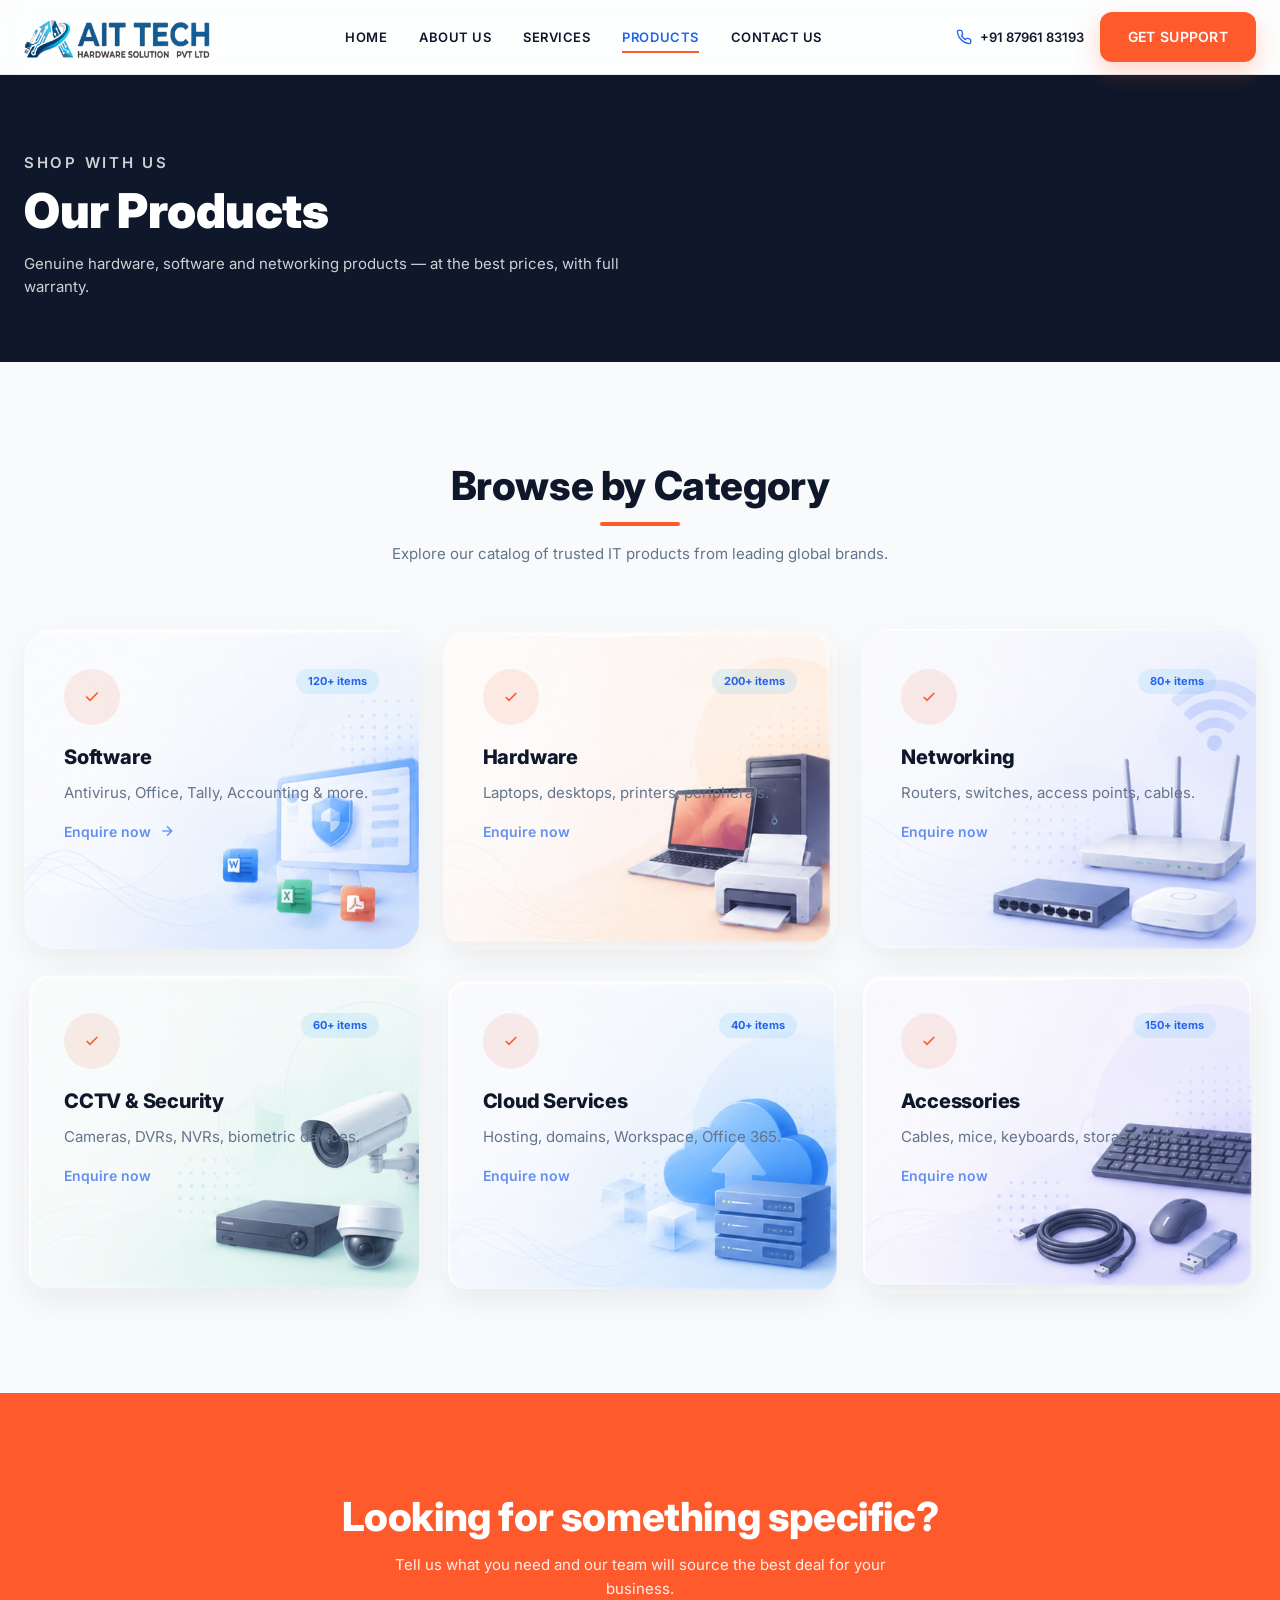
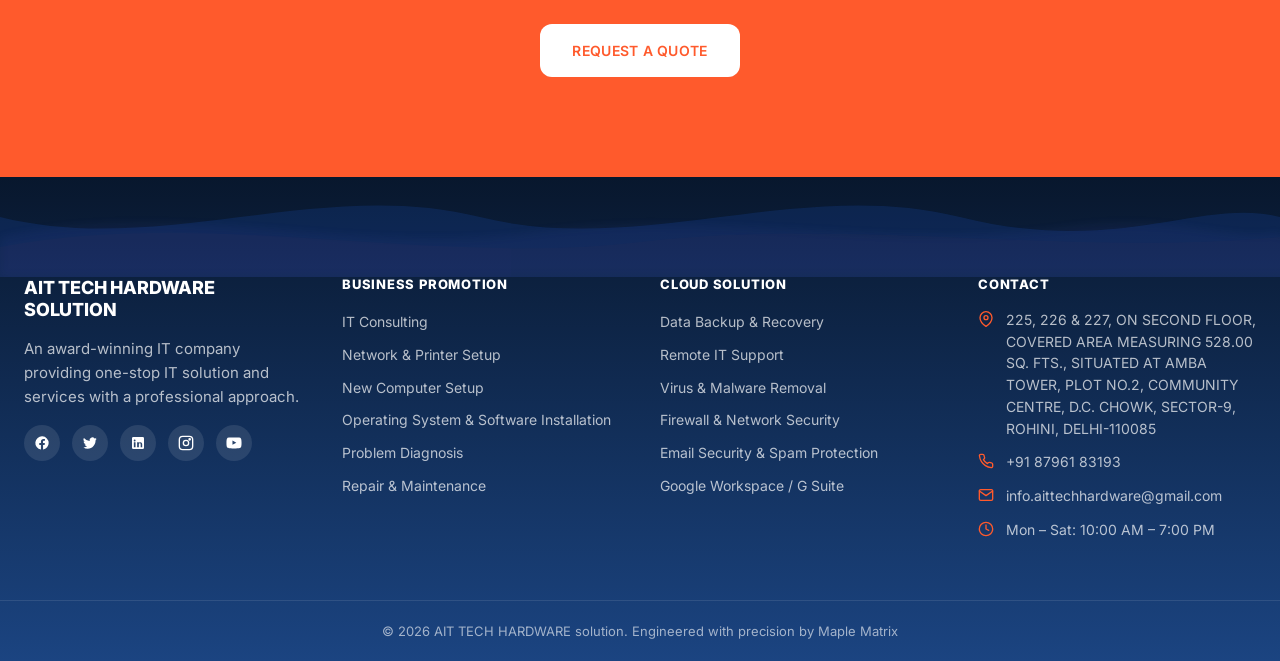
<file: products.html>
<!doctype html>
<html lang="en">
<head>
<meta charset="UTF-8"/>
<meta name="viewport" content="width=device-width,initial-scale=1"/>
<title>Products | AIT</title>
<meta name="description" content="Genuine hardware, software, networking, and CCTV products at the best prices."/>
<link href="https://fonts.googleapis.com/css2?family=Inter:wght@300;400;500;600;700;800;900&display=swap" rel="stylesheet">
<link rel="stylesheet" href="css/styles.css"/>
</head>
<body>
<header class="site-header">
  <div class="header-inner">
    <a href="index.html" class="logo"><img src="images/AIT-logo.png" alt="AIT logo" width="120" height="48"/></a>
    <nav class="nav"><a href="index.html">Home</a><a href="about.html">About Us</a><a href="services.html">Services</a><a href="products.html">Products</a><a href="contact.html">Contact Us</a></nav>
    <div class="header-cta">
      <a href="tel:+918796183193" class="header-phone"><svg width="16" height="16" viewBox="0 0 24 24" fill="none" stroke="currentColor" stroke-width="2" stroke-linecap="round" stroke-linejoin="round"><path d="M22 16.92v3a2 2 0 0 1-2.18 2 19.79 19.79 0 0 1-8.63-3.07 19.5 19.5 0 0 1-6-6 19.79 19.79 0 0 1-3.07-8.67A2 2 0 0 1 4.11 2h3a2 2 0 0 1 2 1.72 12.84 12.84 0 0 0 .7 2.81 2 2 0 0 1-.45 2.11L8.09 9.91a16 16 0 0 0 6 6l1.27-1.27a2 2 0 0 1 2.11-.45 12.84 12.84 0 0 0 2.81.7A2 2 0 0 1 22 16.92z"/></svg>+91 87961 83193</a>
      <a href="contact.html" class="btn btn-accent">Get Support</a>
    </div>
    <button class="menu-btn" aria-label="Toggle menu"><svg width="24" height="24" viewBox="0 0 24 24" fill="none" stroke="currentColor" stroke-width="2" stroke-linecap="round" stroke-linejoin="round"><line x1="3" y1="12" x2="21" y2="12"/><line x1="3" y1="6" x2="21" y2="6"/><line x1="3" y1="18" x2="21" y2="18"/></svg></button>
  </div>
  <div class="mobile-nav"><a href="index.html">Home</a><a href="about.html">About Us</a><a href="services.html">Services</a><a href="products.html">Products</a><a href="contact.html">Contact Us</a><a href="contact.html" class="btn btn-accent">Get Support</a></div>
</header>
<main>

<section class="page-hero"><div class="container"><p class="eyebrow">Shop With Us</p><h1>Our Products</h1><p>Genuine hardware, software and networking products — at the best prices, with full warranty.</p></div></section>

<section class="section">
  <div class="container">
    
    <div class="heading center">
      <h2>Browse by Category</h2>
      <p>Explore our catalog of trusted IT products from leading global brands.</p>
    </div>

    <div class="grid-3">

      <!-- Software -->
      <div class="card product-card software-card">
        <div class="top">
          <div class="icon-bubble" style="margin-bottom:0">
            <svg width="16" height="16" viewBox="0 0 24 24" fill="none" stroke="currentColor" stroke-width="2.5" stroke-linecap="round" stroke-linejoin="round">
              <polyline points="20 6 9 17 4 12"/>
            </svg>
          </div>
          <span class="badge">120+ items</span>
        </div>

        <h3>Software</h3>
        <p>Antivirus, Office, Tally, Accounting & more.</p>

        <a href="contact.html" class="learn-more">
          Enquire now
          <svg width="16" height="16" viewBox="0 0 24 24" fill="none" stroke="currentColor" stroke-width="2">
            <line x1="5" y1="12" x2="19" y2="12"/>
            <polyline points="12 5 19 12 12 19"/>
          </svg>
        </a>
      </div>

      <!-- Hardware -->
      <div class="card product-card hardware-card">
        <div class="top">
          <div class="icon-bubble" style="margin-bottom:0">
            <svg width="16" height="16" viewBox="0 0 24 24" fill="none" stroke="currentColor" stroke-width="2.5">
              <polyline points="20 6 9 17 4 12"/>
            </svg>
          </div>
          <span class="badge">200+ items</span>
        </div>

        <h3>Hardware</h3>
        <p>Laptops, desktops, printers, peripherals.</p>

        <a href="contact.html" class="learn-more">
          Enquire now
        </a>
      </div>

      <!-- Networking -->
      <div class="card product-card networking-card">
        <div class="top">
          <div class="icon-bubble" style="margin-bottom:0">
            <svg width="16" height="16" viewBox="0 0 24 24" fill="none" stroke="currentColor" stroke-width="2.5">
              <polyline points="20 6 9 17 4 12"/>
            </svg>
          </div>
          <span class="badge">80+ items</span>
        </div>

        <h3>Networking</h3>
        <p>Routers, switches, access points, cables.</p>

        <a href="contact.html" class="learn-more">
          Enquire now
        </a>
      </div>

      <!-- CCTV -->
      <div class="card product-card cctv-card">
        <div class="top">
          <div class="icon-bubble" style="margin-bottom:0">
            <svg width="16" height="16" viewBox="0 0 24 24" fill="none" stroke="currentColor" stroke-width="2.5">
              <polyline points="20 6 9 17 4 12"/>
            </svg>
          </div>
          <span class="badge">60+ items</span>
        </div>

        <h3>CCTV & Security</h3>
        <p>Cameras, DVRs, NVRs, biometric devices.</p>

        <a href="contact.html" class="learn-more">
          Enquire now
        </a>
      </div>

      <!-- Cloud -->
      <div class="card product-card cloud-card">
        <div class="top">
          <div class="icon-bubble" style="margin-bottom:0">
            <svg width="16" height="16" viewBox="0 0 24 24" fill="none" stroke="currentColor" stroke-width="2.5">
              <polyline points="20 6 9 17 4 12"/>
            </svg>
          </div>
          <span class="badge">40+ items</span>
        </div>

        <h3>Cloud Services</h3>
        <p>Hosting, domains, Workspace, Office 365.</p>

        <a href="contact.html" class="learn-more">
          Enquire now
        </a>
      </div>

      <!-- Accessories -->
      <div class="card product-card accessories-card">
        <div class="top">
          <div class="icon-bubble" style="margin-bottom:0">
            <svg width="16" height="16" viewBox="0 0 24 24" fill="none" stroke="currentColor" stroke-width="2.5">
              <polyline points="20 6 9 17 4 12"/>
            </svg>
          </div>
          <span class="badge">150+ items</span>
        </div>

        <h3>Accessories</h3>
        <p>Cables, mice, keyboards, storage drives.</p>

        <a href="contact.html" class="learn-more">
          Enquire now
        </a>
      </div>

    </div>
  </div>
</section>

<section class="section section-accent"><div class="container" style="text-align:center">
  <h2 style="font-size:36px;margin-bottom:12px">Looking for something specific?</h2>
  <p style="color:rgba(255,255,255,.9);margin-bottom:24px;max-width:560px;margin-left:auto;margin-right:auto">Tell us what you need and our team will source the best deal for your business.</p>
  <a href="contact.html" class="btn btn-white btn-lg">Request a Quote</a>
</div></section>

</main>
<footer class="site-footer">

  <div class="footer-wave" aria-hidden="true">

    <!-- Layer 1: primary blue, medium pace -->
    <div class="wave-layer wave-layer-1">
      <svg viewBox="0 0 1440 100" preserveAspectRatio="none" xmlns="http://www.w3.org/2000/svg">
        <path fill="rgba(37,99,235,0.18)"
          d="M0,40 C180,80 360,0 540,40 C720,80 900,0 1080,40 C1260,80 1350,20 1440,40 L1440,100 L0,100 Z"/>
      </svg>
      <svg viewBox="0 0 1440 100" preserveAspectRatio="none" xmlns="http://www.w3.org/2000/svg">
        <path fill="rgba(37,99,235,0.18)"
          d="M0,40 C180,80 360,0 540,40 C720,80 900,0 1080,40 C1260,80 1350,20 1440,40 L1440,100 L0,100 Z"/>
      </svg>
    </div>

    <!-- Layer 2: indigo, slower + blur -->
    <div class="wave-layer wave-layer-2">
      <svg viewBox="0 0 1440 100" preserveAspectRatio="none" xmlns="http://www.w3.org/2000/svg">
        <path fill="rgba(99,102,241,0.14)"
          d="M0,60 C200,20 400,80 600,55 C800,30 1000,75 1200,50 C1320,35 1380,65 1440,55 L1440,100 L0,100 Z"/>
      </svg>
      <svg viewBox="0 0 1440 100" preserveAspectRatio="none" xmlns="http://www.w3.org/2000/svg">
        <path fill="rgba(99,102,241,0.14)"
          d="M0,60 C200,20 400,80 600,55 C800,30 1000,75 1200,50 C1320,35 1380,65 1440,55 L1440,100 L0,100 Z"/>
      </svg>
    </div>

    <!-- Layer 3: accent highlight, fastest -->
    <div class="wave-layer wave-layer-3">
      <svg viewBox="0 0 1440 100" preserveAspectRatio="none" xmlns="http://www.w3.org/2000/svg">
        <path fill="rgba(255,90,44,0.07)"
          d="M0,70 C240,30 480,90 720,65 C960,40 1200,80 1440,60 L1440,100 L0,100 Z"/>
      </svg>
      <svg viewBox="0 0 1440 100" preserveAspectRatio="none" xmlns="http://www.w3.org/2000/svg">
        <path fill="rgba(255,90,44,0.07)"
          d="M0,70 C240,30 480,90 720,65 C960,40 1200,80 1440,60 L1440,100 L0,100 Z"/>
      </svg>
    </div>

  </div>
  <!-- ── /wave divider ── -->

  <div class="container footer-grid">
    <div>
      <h3>AIT TECH HARDWARE SOLUTION</h3>
      <p>An award-winning IT company providing one-stop IT solution and services with a professional approach.</p>
      <div class="socials"><a href="#" aria-label="Social"><svg width="16" height="16" viewBox="0 0 24 24" fill="currentColor"><path d="M22 12a10 10 0 1 0-11.6 9.9v-7H7.9V12h2.5V9.8c0-2.5 1.5-3.9 3.8-3.9 1.1 0 2.2.2 2.2.2v2.5h-1.3c-1.2 0-1.6.8-1.6 1.6V12h2.8l-.4 2.9h-2.3v7A10 10 0 0 0 22 12z"/></svg></a><a href="#" aria-label="Social"><svg width="16" height="16" viewBox="0 0 24 24" fill="currentColor"><path d="M22 5.8a8.5 8.5 0 0 1-2.4.7 4.2 4.2 0 0 0 1.8-2.3 8.4 8.4 0 0 1-2.6 1A4.2 4.2 0 0 0 11.5 9a11.9 11.9 0 0 1-8.6-4.4 4.2 4.2 0 0 0 1.3 5.6 4.2 4.2 0 0 1-1.9-.5v.1a4.2 4.2 0 0 0 3.4 4.1 4.2 4.2 0 0 1-1.9.1 4.2 4.2 0 0 0 3.9 2.9A8.4 8.4 0 0 1 2 18.6a11.8 11.8 0 0 0 6.4 1.9c7.7 0 11.9-6.4 11.9-11.9v-.5A8.5 8.5 0 0 0 22 5.8z"/></svg></a><a href="#" aria-label="Social"><svg width="16" height="16" viewBox="0 0 24 24" fill="currentColor"><path d="M19 3a2 2 0 0 1 2 2v14a2 2 0 0 1-2 2H5a2 2 0 0 1-2-2V5a2 2 0 0 1 2-2h14zM8.3 18.3v-7.6H5.8v7.6h2.5zM7 9.6a1.4 1.4 0 1 0 0-2.8 1.4 1.4 0 0 0 0 2.8zm11.3 8.7v-4.2c0-2.3-1.2-3.3-2.8-3.3-1.3 0-1.9.7-2.2 1.2v-1H10.7v7.3h2.6V14c0-1 .7-1.5 1.4-1.5.6 0 1.3.5 1.3 1.4v4.4h2.3z"/></svg></a><a href="#" aria-label="Social"><svg width="16" height="16" viewBox="0 0 24 24" fill="none" stroke="currentColor" stroke-width="2"><rect x="2" y="2" width="20" height="20" rx="5"/><circle cx="12" cy="12" r="4"/><circle cx="17.5" cy="6.5" r="1" fill="currentColor"/></svg></a><a href="#" aria-label="Social"><svg width="16" height="16" viewBox="0 0 24 24" fill="currentColor"><path d="M23 7.2s-.2-1.6-.9-2.3c-.9-.9-1.8-.9-2.3-1C16.5 3.6 12 3.6 12 3.6s-4.5 0-7.8.3c-.5.1-1.4.1-2.3 1C1.2 5.6 1 7.2 1 7.2S.7 9.1.7 11v1.8c0 1.9.3 3.8.3 3.8s.2 1.6.9 2.3c.9.9 2 .9 2.5 1 1.8.2 7.6.3 7.6.3s4.5 0 7.8-.3c.5-.1 1.4-.1 2.3-1 .7-.7.9-2.3.9-2.3s.3-1.9.3-3.8V11c0-1.9-.3-3.8-.3-3.8zM9.7 14.6V8.3l5.8 3.2-5.8 3.1z"/></svg></a></div>
    </div>
    <div>
      <h4>Business Promotion</h4>
      <ul><li><a href="services.html">IT Consulting</a></li><li><a href="services.html">Network & Printer Setup</a></li><li><a href="services.html">New Computer Setup</a></li><li><a href="services.html">Operating System & Software Installation</a></li><li><a href="services.html">Problem Diagnosis</a></li><li><a href="services.html">Repair & Maintenance</a></li></ul>
    </div>
    <div>
      <h4>Cloud solution</h4>
      <ul><li><a href="services.html">Data Backup & Recovery</a></li><li><a href="services.html">Remote IT Support</a></li><li><a href="services.html">Virus & Malware Removal</a></li><li><a href="services.html">Firewall & Network Security</a></li><li><a href="services.html">Email Security & Spam Protection</a></li><li><a href="services.html">Google Workspace / G Suite</a></li></ul>
    </div>
    <div>
      <h4>Contact</h4>
      <ul class="contact-list">
        <li><svg width="16" height="16" viewBox="0 0 24 24" fill="none" stroke="currentColor" stroke-width="2" stroke-linecap="round" stroke-linejoin="round"><path d="M21 10c0 7-9 13-9 13s-9-6-9-13a9 9 0 0 1 18 0z"/><circle cx="12" cy="10" r="3"/></svg><span>225, 226 & 227, ON SECOND FLOOR, COVERED AREA MEASURING 528.00 SQ. FTS., 
  SITUATED AT AMBA TOWER, PLOT NO.2, COMMUNITY CENTRE, 
  D.C. CHOWK, SECTOR-9, ROHINI, DELHI-110085</span></li>
        <li><svg width="16" height="16" viewBox="0 0 24 24" fill="none" stroke="currentColor" stroke-width="2" stroke-linecap="round" stroke-linejoin="round"><path d="M22 16.92v3a2 2 0 0 1-2.18 2 19.79 19.79 0 0 1-8.63-3.07 19.5 19.5 0 0 1-6-6 19.79 19.79 0 0 1-3.07-8.67A2 2 0 0 1 4.11 2h3a2 2 0 0 1 2 1.72 12.84 12.84 0 0 0 .7 2.81 2 2 0 0 1-.45 2.11L8.09 9.91a16 16 0 0 0 6 6l1.27-1.27a2 2 0 0 1 2.11-.45 12.84 12.84 0 0 0 2.81.7A2 2 0 0 1 22 16.92z"/></svg><a href="tel:+918796183193">+91 87961 83193</a></li>
        <li><svg width="16" height="16" viewBox="0 0 24 24" fill="none" stroke="currentColor" stroke-width="2" stroke-linecap="round" stroke-linejoin="round"><path d="M4 4h16c1.1 0 2 .9 2 2v12c0 1.1-.9 2-2 2H4c-1.1 0-2-.9-2-2V6c0-1.1.9-2 2-2z"/><polyline points="22,6 12,13 2,6"/></svg><a href="mailto:info.aittechhardware@gmail.com">info.aittechhardware@gmail.com</a></li>
        <li><svg width="16" height="16" viewBox="0 0 24 24" fill="none" stroke="currentColor" stroke-width="2" stroke-linecap="round" stroke-linejoin="round"><circle cx="12" cy="12" r="10"/><polyline points="12 6 12 12 16 14"/></svg><span>Mon – Sat: 10:00 AM – 7:00 PM</span></li>
      </ul>
    </div>
  </div>
<div class="copy">
  © 2026 AIT TECH HARDWARE solution. Engineered with precision by 
  <a href="https://www.maplematrix.in/" target="_blank">
    Maple Matrix
  </a>
</div>
</footer>
<script src="js/main.js"></script>
</body>
</html>
</file>
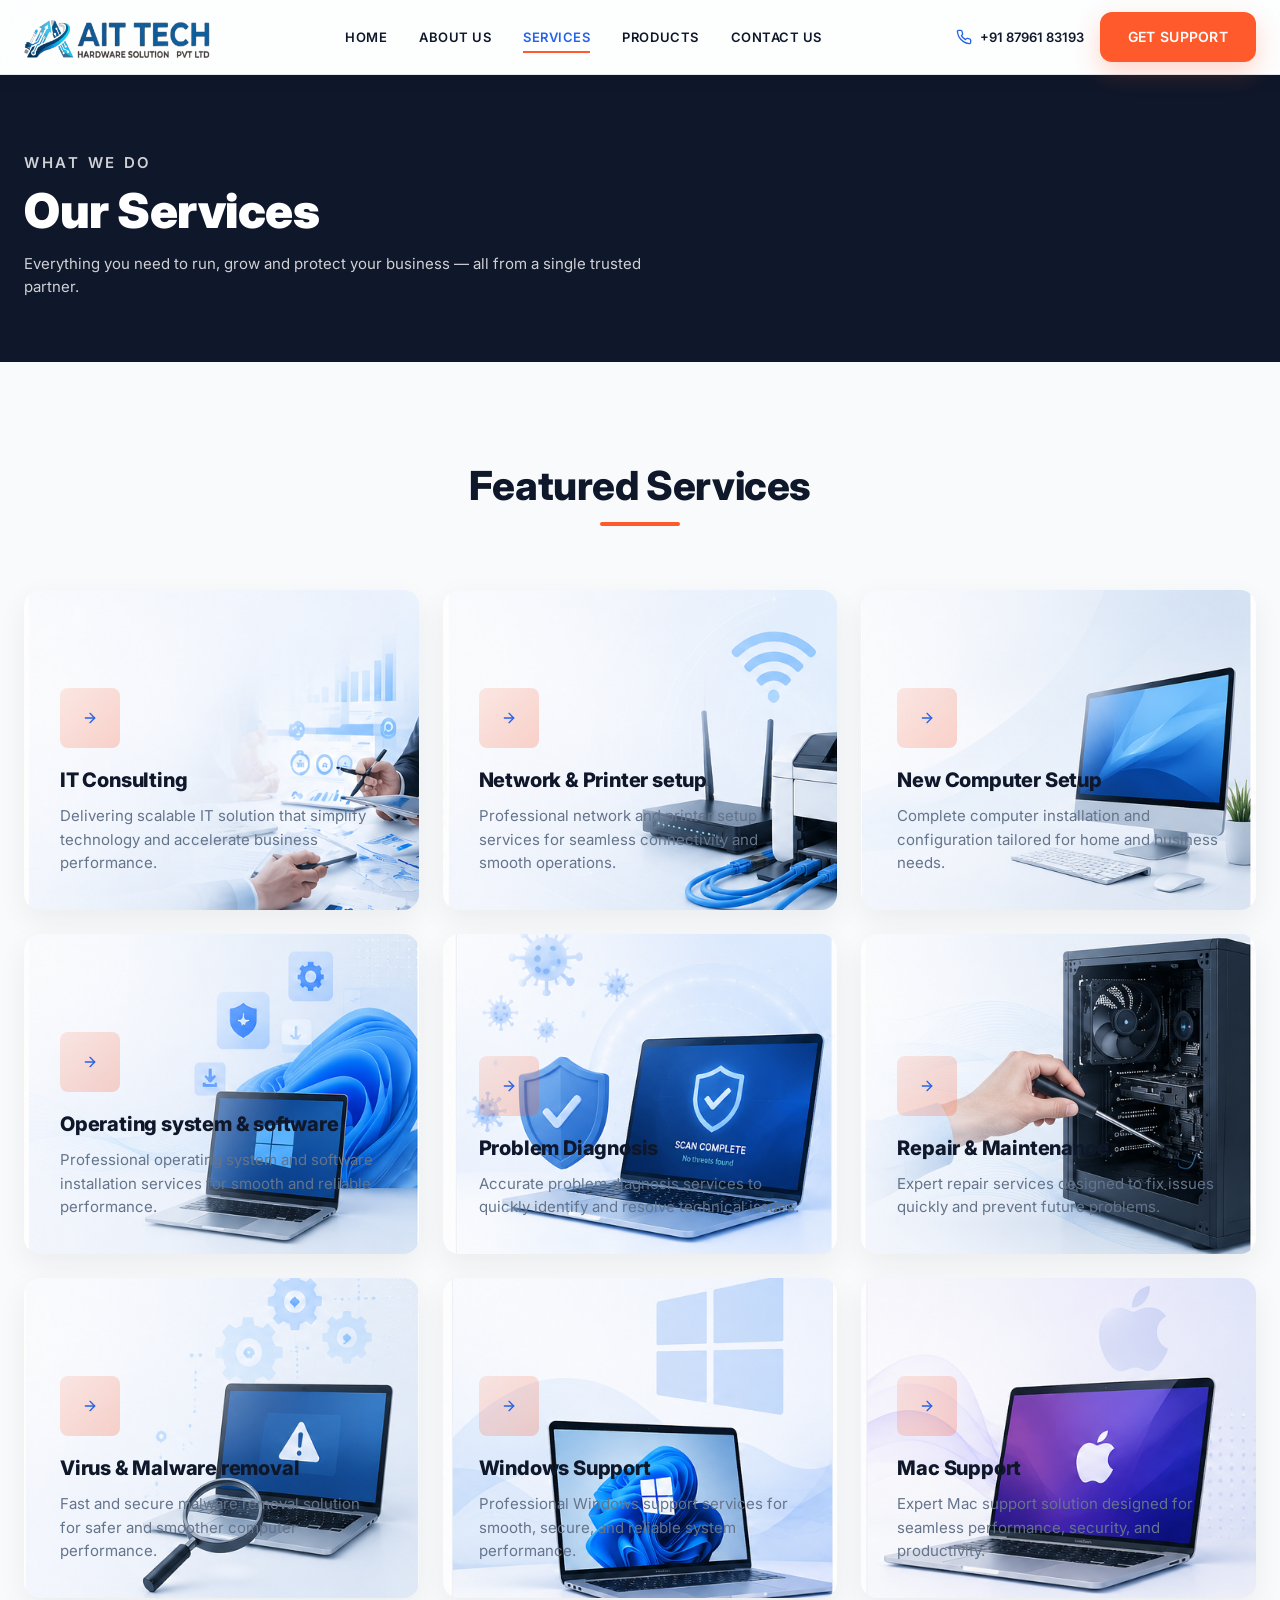
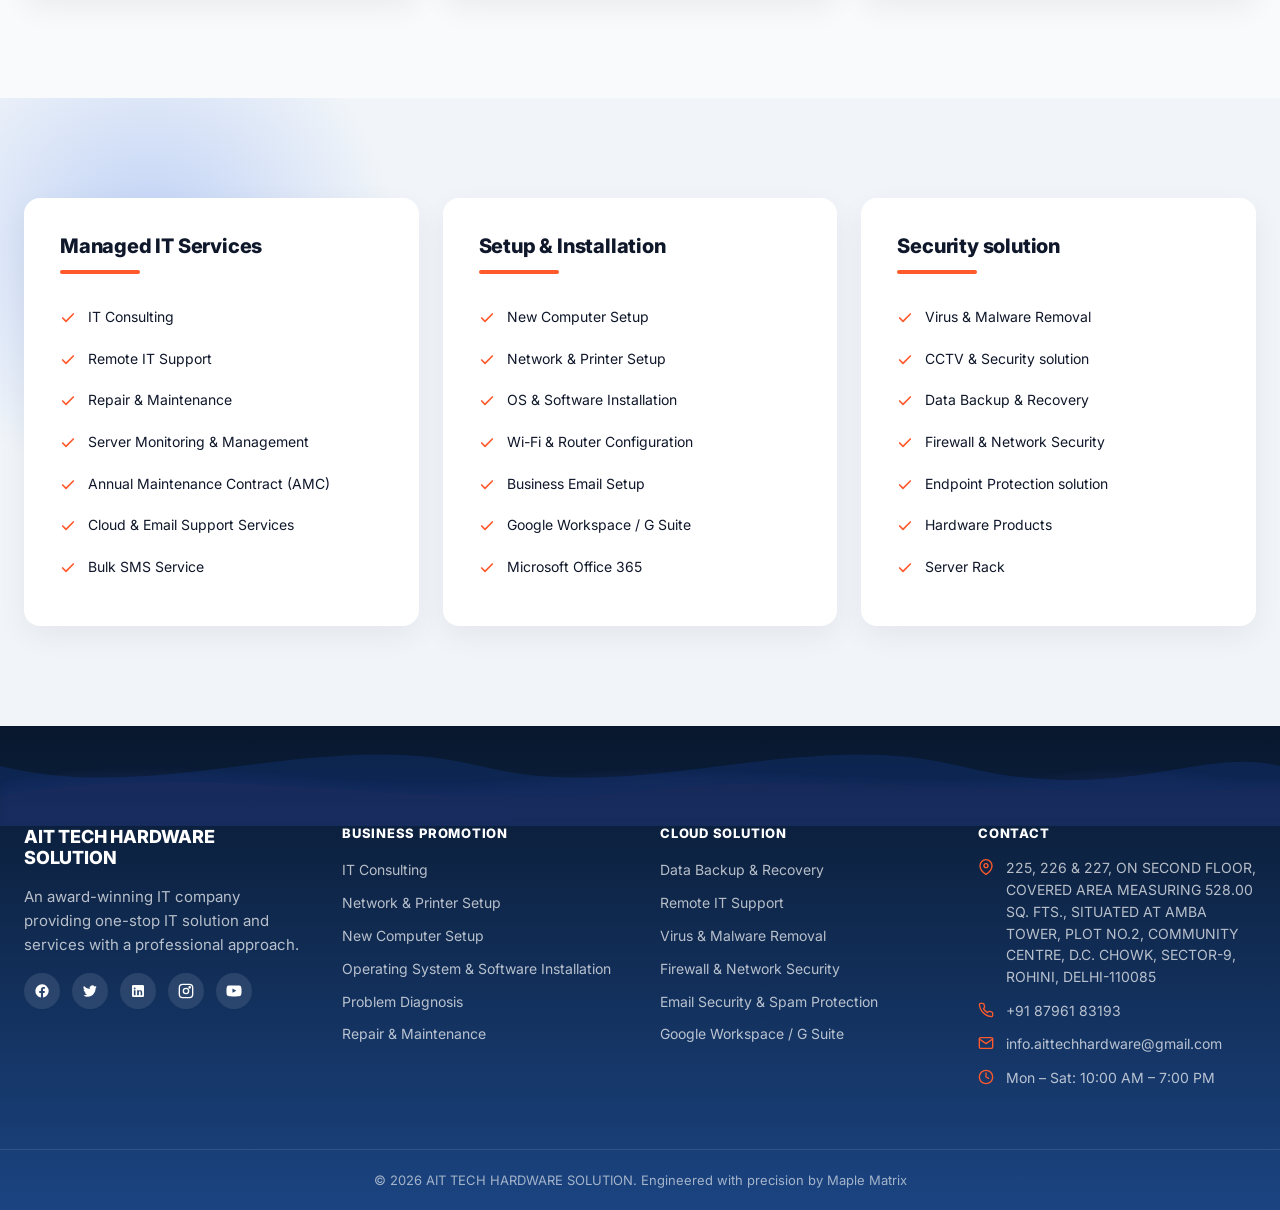
<file: services.html>
<!doctype html>
<html lang="en">
<head>
<meta charset="UTF-8"/>
<meta name="viewport" content="width=device-width,initial-scale=1"/>
<title>Services | AIT</title>
<meta name="description" content="Web development, software, marketing, hosting, Google Workspace and managed IT services."/>
<link href="https://fonts.googleapis.com/css2?family=Inter:wght@300;400;500;600;700;800;900&display=swap" rel="stylesheet">
<link rel="stylesheet" href="css/styles.css"/>
</head>
<body>
<header class="site-header">
  <div class="header-inner">
    <a href="index.html" class="logo"><img src="images/AIT-logo.png" alt="AIT logo" width="120" height="48"/></a>
    <nav class="nav"><a href="index.html">Home</a><a href="about.html">About Us</a><a href="services.html">Services</a><a href="products.html">Products</a><a href="contact.html">Contact Us</a></nav>
    <div class="header-cta">
      <a href="tel:+918796183193" class="header-phone"><svg width="16" height="16" viewBox="0 0 24 24" fill="none" stroke="currentColor" stroke-width="2" stroke-linecap="round" stroke-linejoin="round"><path d="M22 16.92v3a2 2 0 0 1-2.18 2 19.79 19.79 0 0 1-8.63-3.07 19.5 19.5 0 0 1-6-6 19.79 19.79 0 0 1-3.07-8.67A2 2 0 0 1 4.11 2h3a2 2 0 0 1 2 1.72 12.84 12.84 0 0 0 .7 2.81 2 2 0 0 1-.45 2.11L8.09 9.91a16 16 0 0 0 6 6l1.27-1.27a2 2 0 0 1 2.11-.45 12.84 12.84 0 0 0 2.81.7A2 2 0 0 1 22 16.92z"/></svg>+91 87961 83193</a>
      <a href="contact.html" class="btn btn-accent">Get Support</a>
    </div>
    <button class="menu-btn" aria-label="Toggle menu"><svg width="24" height="24" viewBox="0 0 24 24" fill="none" stroke="currentColor" stroke-width="2" stroke-linecap="round" stroke-linejoin="round"><line x1="3" y1="12" x2="21" y2="12"/><line x1="3" y1="6" x2="21" y2="6"/><line x1="3" y1="18" x2="21" y2="18"/></svg></button>
  </div>
  <div class="mobile-nav"><a href="index.html">Home</a><a href="about.html">About Us</a><a href="services.html">Services</a><a href="products.html">Products</a><a href="contact.html">Contact Us</a><a href="contact.html" class="btn btn-accent">Get Support</a></div>
</header>
<main>

<section class="page-hero"><div class="container"><p class="eyebrow">What We Do</p><h1>Our Services</h1><p>Everything you need to run, grow and protect your business — all from a single trusted partner.</p></div></section>

<section class="section">
  <div class="container">

    <div class="heading center">
      <h2>Featured Services</h2>
    </div>

    <div class="grid-3 services-grid">

      <a href="contact.html" class="card">
        <div class="icon-square">
          <svg width="16" height="16" viewBox="0 0 24 24" fill="none" stroke="currentColor" stroke-width="2" stroke-linecap="round" stroke-linejoin="round">
            <line x1="5" y1="12" x2="19" y2="12"/>
            <polyline points="12 5 19 12 12 19"/>
          </svg>
        </div>
        <h3>IT Consulting</h3>
        <p>Delivering scalable IT solution that simplify technology and accelerate business performance.</p>
      </a>

      <a href="contact.html" class="card">
        <div class="icon-square">
          <svg width="16" height="16" viewBox="0 0 24 24" fill="none" stroke="currentColor" stroke-width="2" stroke-linecap="round" stroke-linejoin="round">
            <line x1="5" y1="12" x2="19" y2="12"/>
            <polyline points="12 5 19 12 12 19"/>
          </svg>
        </div>
        <h3>Network & Printer setup</h3>
        <p>Professional network and printer setup services for seamless connectivity and smooth operations.</p>
      </a>

      <a href="contact.html" class="card">
        <div class="icon-square">
          <svg width="16" height="16" viewBox="0 0 24 24" fill="none" stroke="currentColor" stroke-width="2" stroke-linecap="round" stroke-linejoin="round">
            <line x1="5" y1="12" x2="19" y2="12"/>
            <polyline points="12 5 19 12 12 19"/>
          </svg>
        </div>
        <h3>New Computer Setup</h3>
        <p>Complete computer installation and configuration tailored for home and business needs.</p>
      </a>

      <a href="contact.html" class="card">
        <div class="icon-square">
          <svg width="16" height="16" viewBox="0 0 24 24" fill="none" stroke="currentColor" stroke-width="2" stroke-linecap="round" stroke-linejoin="round">
            <line x1="5" y1="12" x2="19" y2="12"/>
            <polyline points="12 5 19 12 12 19"/>
          </svg>
        </div>
        <h3>Operating system & software</h3>
        <p>Professional operating system and software installation services for smooth and reliable performance.</p>
      </a>

      <a href="contact.html" class="card">
        <div class="icon-square">
          <svg width="16" height="16" viewBox="0 0 24 24" fill="none" stroke="currentColor" stroke-width="2" stroke-linecap="round" stroke-linejoin="round">
            <line x1="5" y1="12" x2="19" y2="12"/>
            <polyline points="12 5 19 12 12 19"/>
          </svg>
        </div>
        <h3>Problem Diagnosis</h3>
        <p>Accurate problem diagnosis services to quickly identify and resolve technical issues.</p>
      </a>

      <a href="contact.html" class="card">
        <div class="icon-square">
          <svg width="16" height="16" viewBox="0 0 24 24" fill="none" stroke="currentColor" stroke-width="2" stroke-linecap="round" stroke-linejoin="round">
            <line x1="5" y1="12" x2="19" y2="12"/>
            <polyline points="12 5 19 12 12 19"/>
          </svg>
        </div>
        <h3>Repair & Maintenance</h3>
        <p>Expert repair services designed to fix issues quickly and prevent future problems.</p>
      </a>

      <a href="contact.html" class="card">
        <div class="icon-square">
          <svg width="16" height="16" viewBox="0 0 24 24" fill="none" stroke="currentColor" stroke-width="2" stroke-linecap="round" stroke-linejoin="round">
            <line x1="5" y1="12" x2="19" y2="12"/>
            <polyline points="12 5 19 12 12 19"/>
          </svg>
        </div>
        <h3>Virus & Malware removal</h3>
        <p>Fast and secure malware removal solution for safer and smoother computer performance.</p>
      </a>
      <a href="contact.html" class="card">
        <div class="icon-square">
          <svg width="16" height="16" viewBox="0 0 24 24" fill="none" stroke="currentColor" stroke-width="2" stroke-linecap="round" stroke-linejoin="round">
            <line x1="5" y1="12" x2="19" y2="12"/>
            <polyline points="12 5 19 12 12 19"/>
          </svg>
        </div>
        <h3>Windows Support</h3>
        <p>Professional Windows support services for smooth, secure, and reliable system performance.</p>
      </a>
      <a href="contact.html" class="card">
        <div class="icon-square">
          <svg width="16" height="16" viewBox="0 0 24 24" fill="none" stroke="currentColor" stroke-width="2" stroke-linecap="round" stroke-linejoin="round">
            <line x1="5" y1="12" x2="19" y2="12"/>
            <polyline points="12 5 19 12 12 19"/>
          </svg>
        </div>
        <h3>Mac Support</h3>
        <p>Expert Mac support solution designed for seamless performance, security, and productivity.</p>
      </a>

    </div>

  </div>
</section>

<section class="section section-soft"><div class="container">
  <div class="grid-3">
    
      <div class="card list-card"><h3 style="position:relative;padding-bottom:16px">Managed IT Services<span style="position:absolute;left:0;bottom:0;display:block;width:80px;height:4px;background:var(--accent);border-radius:2px"></span></h3>
      <ul><li><span class="list-check"><svg width="16" height="16" viewBox="0 0 24 24" fill="none" stroke="currentColor" stroke-width="2.5" stroke-linecap="round" stroke-linejoin="round"><polyline points="20 6 9 17 4 12"/></svg></span><span>IT Consulting</span></li><li><span class="list-check"><svg width="16" height="16" viewBox="0 0 24 24" fill="none" stroke="currentColor" stroke-width="2.5" stroke-linecap="round" stroke-linejoin="round"><polyline points="20 6 9 17 4 12"/></svg></span><span>Remote IT Support</span></li><li><span class="list-check"><svg width="16" height="16" viewBox="0 0 24 24" fill="none" stroke="currentColor" stroke-width="2.5" stroke-linecap="round" stroke-linejoin="round"><polyline points="20 6 9 17 4 12"/></svg></span><span>Repair & Maintenance</span></li><li><span class="list-check"><svg width="16" height="16" viewBox="0 0 24 24" fill="none" stroke="currentColor" stroke-width="2.5" stroke-linecap="round" stroke-linejoin="round"><polyline points="20 6 9 17 4 12"/></svg></span><span>Server Monitoring & Management</span></li><li><span class="list-check"><svg width="16" height="16" viewBox="0 0 24 24" fill="none" stroke="currentColor" stroke-width="2.5" stroke-linecap="round" stroke-linejoin="round"><polyline points="20 6 9 17 4 12"/></svg></span><span>Annual Maintenance Contract (AMC)</span></li><li><span class="list-check"><svg width="16" height="16" viewBox="0 0 24 24" fill="none" stroke="currentColor" stroke-width="2.5" stroke-linecap="round" stroke-linejoin="round"><polyline points="20 6 9 17 4 12"/></svg></span><span>Cloud & Email Support Services</span></li><li><span class="list-check"><svg width="16" height="16" viewBox="0 0 24 24" fill="none" stroke="currentColor" stroke-width="2.5" stroke-linecap="round" stroke-linejoin="round"><polyline points="20 6 9 17 4 12"/></svg></span><span>Bulk SMS Service</span></li></ul></div>
      <div class="card list-card"><h3 style="position:relative;padding-bottom:16px">Setup & Installation<span style="position:absolute;left:0;bottom:0;display:block;width:80px;height:4px;background:var(--accent);border-radius:2px"></span></h3>
      <ul><li><span class="list-check"><svg width="16" height="16" viewBox="0 0 24 24" fill="none" stroke="currentColor" stroke-width="2.5" stroke-linecap="round" stroke-linejoin="round"><polyline points="20 6 9 17 4 12"/></svg></span><span>New Computer Setup</span></li><li><span class="list-check"><svg width="16" height="16" viewBox="0 0 24 24" fill="none" stroke="currentColor" stroke-width="2.5" stroke-linecap="round" stroke-linejoin="round"><polyline points="20 6 9 17 4 12"/></svg></span><span>Network & Printer Setup</span></li><li><span class="list-check"><svg width="16" height="16" viewBox="0 0 24 24" fill="none" stroke="currentColor" stroke-width="2.5" stroke-linecap="round" stroke-linejoin="round"><polyline points="20 6 9 17 4 12"/></svg></span><span>OS & Software Installation</span></li><li><span class="list-check"><svg width="16" height="16" viewBox="0 0 24 24" fill="none" stroke="currentColor" stroke-width="2.5" stroke-linecap="round" stroke-linejoin="round"><polyline points="20 6 9 17 4 12"/></svg></span><span>Wi-Fi & Router Configuration</span></li><li><span class="list-check"><svg width="16" height="16" viewBox="0 0 24 24" fill="none" stroke="currentColor" stroke-width="2.5" stroke-linecap="round" stroke-linejoin="round"><polyline points="20 6 9 17 4 12"/></svg></span><span>Business Email Setup</span></li><li><span class="list-check"><svg width="16" height="16" viewBox="0 0 24 24" fill="none" stroke="currentColor" stroke-width="2.5" stroke-linecap="round" stroke-linejoin="round"><polyline points="20 6 9 17 4 12"/></svg></span><span>Google Workspace / G Suite</span></li><li><span class="list-check"><svg width="16" height="16" viewBox="0 0 24 24" fill="none" stroke="currentColor" stroke-width="2.5" stroke-linecap="round" stroke-linejoin="round"><polyline points="20 6 9 17 4 12"/></svg></span><span>Microsoft Office 365</span></li></ul></div>
      <div class="card list-card"><h3 style="position:relative;padding-bottom:16px">Security solution<span style="position:absolute;left:0;bottom:0;display:block;width:80px;height:4px;background:var(--accent);border-radius:2px"></span></h3>
      <ul><li><span class="list-check"><svg width="16" height="16" viewBox="0 0 24 24" fill="none" stroke="currentColor" stroke-width="2.5" stroke-linecap="round" stroke-linejoin="round"><polyline points="20 6 9 17 4 12"/></svg></span><span>Virus & Malware Removal</span></li><li><span class="list-check"><svg width="16" height="16" viewBox="0 0 24 24" fill="none" stroke="currentColor" stroke-width="2.5" stroke-linecap="round" stroke-linejoin="round"><polyline points="20 6 9 17 4 12"/></svg></span><span>CCTV & Security solution </span></li><li><span class="list-check"><svg width="16" height="16" viewBox="0 0 24 24" fill="none" stroke="currentColor" stroke-width="2.5" stroke-linecap="round" stroke-linejoin="round"><polyline points="20 6 9 17 4 12"/></svg></span><span>Data Backup & Recovery</span></li><li><span class="list-check"><svg width="16" height="16" viewBox="0 0 24 24" fill="none" stroke="currentColor" stroke-width="2.5" stroke-linecap="round" stroke-linejoin="round"><polyline points="20 6 9 17 4 12"/></svg></span><span>Firewall & Network Security</span></li><li><span class="list-check"><svg width="16" height="16" viewBox="0 0 24 24" fill="none" stroke="currentColor" stroke-width="2.5" stroke-linecap="round" stroke-linejoin="round"><polyline points="20 6 9 17 4 12"/></svg></span><span>Endpoint Protection solution</span></li><li><span class="list-check"><svg width="16" height="16" viewBox="0 0 24 24" fill="none" stroke="currentColor" stroke-width="2.5" stroke-linecap="round" stroke-linejoin="round"><polyline points="20 6 9 17 4 12"/></svg></span><span>Hardware Products</span></li><li><span class="list-check"><svg width="16" height="16" viewBox="0 0 24 24" fill="none" stroke="currentColor" stroke-width="2.5" stroke-linecap="round" stroke-linejoin="round"><polyline points="20 6 9 17 4 12"/></svg></span><span>Server Rack</span></li></ul></div>
  </div>
</div></section>

</main>
<footer class="site-footer">

  <div class="footer-wave" aria-hidden="true">

    <!-- Layer 1: primary blue, medium pace -->
    <div class="wave-layer wave-layer-1">
      <svg viewBox="0 0 1440 100" preserveAspectRatio="none" xmlns="http://www.w3.org/2000/svg">
        <path fill="rgba(37,99,235,0.18)"
          d="M0,40 C180,80 360,0 540,40 C720,80 900,0 1080,40 C1260,80 1350,20 1440,40 L1440,100 L0,100 Z"/>
      </svg>
      <svg viewBox="0 0 1440 100" preserveAspectRatio="none" xmlns="http://www.w3.org/2000/svg">
        <path fill="rgba(37,99,235,0.18)"
          d="M0,40 C180,80 360,0 540,40 C720,80 900,0 1080,40 C1260,80 1350,20 1440,40 L1440,100 L0,100 Z"/>
      </svg>
    </div>

    <!-- Layer 2: indigo, slower + blur -->
    <div class="wave-layer wave-layer-2">
      <svg viewBox="0 0 1440 100" preserveAspectRatio="none" xmlns="http://www.w3.org/2000/svg">
        <path fill="rgba(99,102,241,0.14)"
          d="M0,60 C200,20 400,80 600,55 C800,30 1000,75 1200,50 C1320,35 1380,65 1440,55 L1440,100 L0,100 Z"/>
      </svg>
      <svg viewBox="0 0 1440 100" preserveAspectRatio="none" xmlns="http://www.w3.org/2000/svg">
        <path fill="rgba(99,102,241,0.14)"
          d="M0,60 C200,20 400,80 600,55 C800,30 1000,75 1200,50 C1320,35 1380,65 1440,55 L1440,100 L0,100 Z"/>
      </svg>
    </div>

    <!-- Layer 3: accent highlight, fastest -->
    <div class="wave-layer wave-layer-3">
      <svg viewBox="0 0 1440 100" preserveAspectRatio="none" xmlns="http://www.w3.org/2000/svg">
        <path fill="rgba(255,90,44,0.07)"
          d="M0,70 C240,30 480,90 720,65 C960,40 1200,80 1440,60 L1440,100 L0,100 Z"/>
      </svg>
      <svg viewBox="0 0 1440 100" preserveAspectRatio="none" xmlns="http://www.w3.org/2000/svg">
        <path fill="rgba(255,90,44,0.07)"
          d="M0,70 C240,30 480,90 720,65 C960,40 1200,80 1440,60 L1440,100 L0,100 Z"/>
      </svg>
    </div>

  </div>
  <!-- ── /wave divider ── -->

  <div class="container footer-grid">
    <div>
      <h3>AIT TECH HARDWARE SOLUTION</h3>
      <p>An award-winning IT company providing one-stop IT solution and services with a professional approach.</p>
      <div class="socials"><a href="#" aria-label="Social"><svg width="16" height="16" viewBox="0 0 24 24" fill="currentColor"><path d="M22 12a10 10 0 1 0-11.6 9.9v-7H7.9V12h2.5V9.8c0-2.5 1.5-3.9 3.8-3.9 1.1 0 2.2.2 2.2.2v2.5h-1.3c-1.2 0-1.6.8-1.6 1.6V12h2.8l-.4 2.9h-2.3v7A10 10 0 0 0 22 12z"/></svg></a><a href="#" aria-label="Social"><svg width="16" height="16" viewBox="0 0 24 24" fill="currentColor"><path d="M22 5.8a8.5 8.5 0 0 1-2.4.7 4.2 4.2 0 0 0 1.8-2.3 8.4 8.4 0 0 1-2.6 1A4.2 4.2 0 0 0 11.5 9a11.9 11.9 0 0 1-8.6-4.4 4.2 4.2 0 0 0 1.3 5.6 4.2 4.2 0 0 1-1.9-.5v.1a4.2 4.2 0 0 0 3.4 4.1 4.2 4.2 0 0 1-1.9.1 4.2 4.2 0 0 0 3.9 2.9A8.4 8.4 0 0 1 2 18.6a11.8 11.8 0 0 0 6.4 1.9c7.7 0 11.9-6.4 11.9-11.9v-.5A8.5 8.5 0 0 0 22 5.8z"/></svg></a><a href="#" aria-label="Social"><svg width="16" height="16" viewBox="0 0 24 24" fill="currentColor"><path d="M19 3a2 2 0 0 1 2 2v14a2 2 0 0 1-2 2H5a2 2 0 0 1-2-2V5a2 2 0 0 1 2-2h14zM8.3 18.3v-7.6H5.8v7.6h2.5zM7 9.6a1.4 1.4 0 1 0 0-2.8 1.4 1.4 0 0 0 0 2.8zm11.3 8.7v-4.2c0-2.3-1.2-3.3-2.8-3.3-1.3 0-1.9.7-2.2 1.2v-1H10.7v7.3h2.6V14c0-1 .7-1.5 1.4-1.5.6 0 1.3.5 1.3 1.4v4.4h2.3z"/></svg></a><a href="#" aria-label="Social"><svg width="16" height="16" viewBox="0 0 24 24" fill="none" stroke="currentColor" stroke-width="2"><rect x="2" y="2" width="20" height="20" rx="5"/><circle cx="12" cy="12" r="4"/><circle cx="17.5" cy="6.5" r="1" fill="currentColor"/></svg></a><a href="#" aria-label="Social"><svg width="16" height="16" viewBox="0 0 24 24" fill="currentColor"><path d="M23 7.2s-.2-1.6-.9-2.3c-.9-.9-1.8-.9-2.3-1C16.5 3.6 12 3.6 12 3.6s-4.5 0-7.8.3c-.5.1-1.4.1-2.3 1C1.2 5.6 1 7.2 1 7.2S.7 9.1.7 11v1.8c0 1.9.3 3.8.3 3.8s.2 1.6.9 2.3c.9.9 2 .9 2.5 1 1.8.2 7.6.3 7.6.3s4.5 0 7.8-.3c.5-.1 1.4-.1 2.3-1 .7-.7.9-2.3.9-2.3s.3-1.9.3-3.8V11c0-1.9-.3-3.8-.3-3.8zM9.7 14.6V8.3l5.8 3.2-5.8 3.1z"/></svg></a></div>
    </div>
    <div>
      <h4>Business Promotion</h4>
      <ul><li><a href="services.html">IT Consulting</a></li><li><a href="services.html">Network & Printer Setup</a></li><li><a href="services.html">New Computer Setup</a></li><li><a href="services.html">Operating System & Software Installation</a></li><li><a href="services.html">Problem Diagnosis</a></li><li><a href="services.html">Repair & Maintenance</a></li></ul>
    </div>
    <div>
      <h4>Cloud solution</h4>
      <ul><li><a href="services.html">Data Backup & Recovery</a></li><li><a href="services.html">Remote IT Support</a></li><li><a href="services.html">Virus & Malware Removal</a></li><li><a href="services.html">Firewall & Network Security</a></li><li><a href="services.html">Email Security & Spam Protection</a></li><li><a href="services.html">Google Workspace / G Suite</a></li></ul>
    </div>
    <div>
      <h4>Contact</h4>
      <ul class="contact-list">
        <li><svg width="16" height="16" viewBox="0 0 24 24" fill="none" stroke="currentColor" stroke-width="2" stroke-linecap="round" stroke-linejoin="round"><path d="M21 10c0 7-9 13-9 13s-9-6-9-13a9 9 0 0 1 18 0z"/><circle cx="12" cy="10" r="3"/></svg><span>225, 226 & 227, ON SECOND FLOOR, COVERED AREA MEASURING 528.00 SQ. FTS., 
  SITUATED AT AMBA TOWER, PLOT NO.2, COMMUNITY CENTRE, 
  D.C. CHOWK, SECTOR-9, ROHINI, DELHI-110085</span></li>
        <li><svg width="16" height="16" viewBox="0 0 24 24" fill="none" stroke="currentColor" stroke-width="2" stroke-linecap="round" stroke-linejoin="round"><path d="M22 16.92v3a2 2 0 0 1-2.18 2 19.79 19.79 0 0 1-8.63-3.07 19.5 19.5 0 0 1-6-6 19.79 19.79 0 0 1-3.07-8.67A2 2 0 0 1 4.11 2h3a2 2 0 0 1 2 1.72 12.84 12.84 0 0 0 .7 2.81 2 2 0 0 1-.45 2.11L8.09 9.91a16 16 0 0 0 6 6l1.27-1.27a2 2 0 0 1 2.11-.45 12.84 12.84 0 0 0 2.81.7A2 2 0 0 1 22 16.92z"/></svg><a href="tel:+918796183193">+91 87961 83193</a></li>
        <li><svg width="16" height="16" viewBox="0 0 24 24" fill="none" stroke="currentColor" stroke-width="2" stroke-linecap="round" stroke-linejoin="round"><path d="M4 4h16c1.1 0 2 .9 2 2v12c0 1.1-.9 2-2 2H4c-1.1 0-2-.9-2-2V6c0-1.1.9-2 2-2z"/><polyline points="22,6 12,13 2,6"/></svg><a href="mailto:info.aittechhardware@gmail.com">info.aittechhardware@gmail.com</a></li>
        <li><svg width="16" height="16" viewBox="0 0 24 24" fill="none" stroke="currentColor" stroke-width="2" stroke-linecap="round" stroke-linejoin="round"><circle cx="12" cy="12" r="10"/><polyline points="12 6 12 12 16 14"/></svg><span>Mon – Sat: 10:00 AM – 7:00 PM</span></li>
      </ul>
    </div>
  </div>
<div class="copy">
  © 2026 AIT TECH HARDWARE SOLUTION. Engineered with precision by 
  <a href="https://www.maplematrix.in/" target="_blank">
    Maple Matrix
  </a>
</div>
</footer>
<script src="js/main.js"></script>
</body>
</html>
</file>
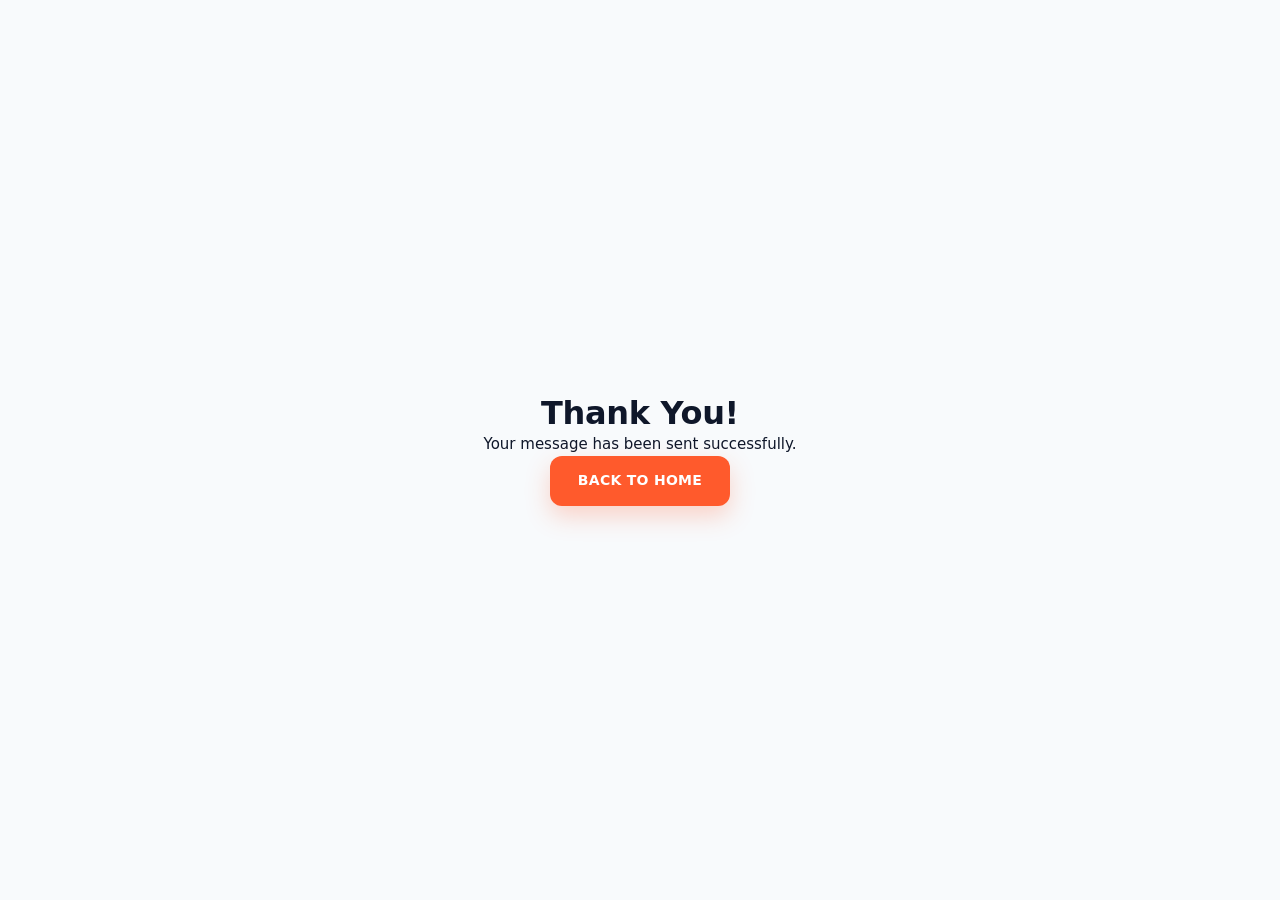
<file: thankyou.html>
<!DOCTYPE html>
<html lang="en">
<head>
  <meta charset="UTF-8">
  <title>Thank You</title>
  <link rel="stylesheet" href="css/styles.css">
</head>
<body>

<div style="height:100vh;display:flex;align-items:center;justify-content:center;flex-direction:column;text-align:center;">
  
  <h1>Thank You!</h1>
  
  <p>Your message has been sent successfully.</p>

  <a href="index.html" class="btn btn-accent">
    Back to Home
  </a>

</div>

</body>
</html>
</file>
<file: css/styles.css>
:root{
  --primary:#0f172a;        /* deep slate */
  --primary-2:#1e293b;
  --secondary:#2563eb;      /* modern blue */
  --accent:#ff5a2c;  
  --accent2:#ee7959;       /* keep orange but sharper */
  --bg:#f8fafc;
  --soft:#f1f5f9;
  --text:#0f172a;
  --muted:#64748b;
  --border:#e2e8f0;
  --white:#ffffff;
}
*{box-sizing:border-box;margin:0;padding:0; transition:all 0.2s ease;}
*{transition:transform 0.25s cubic-bezier(.2,.8,.2,1),box-shadow 0.25s ease,background 0.25s ease,color 0.2s ease;}
html{scroll-behavior:smooth}
body{font-family:'Inter',system-ui,-apple-system,Segoe UI,Roboto,sans-serif;color:var(--text);background:var(--bg);line-height:1.55;-webkit-font-smoothing:antialiased}
a{color:inherit;text-decoration:none}
img{max-width:100%;display:block}
h1{font-weight:900!important;}
h2{font-weight:800!important;font-size:40px!important;}
p{font-size:15px!important;}
h1,h2,h3,h4,h5,h6{font-weight:800;color:var(--primary);letter-spacing:-.01em;line-height:1.2}
.container{max-width:1280px;margin:0 auto;padding:0 24px}
.btn{display:inline-flex;align-items:center;gap:8px;padding:14px 28px;font-weight:600;border-radius:12px;border:0;cursor:pointer;font-size:14px;text-transform:uppercase;letter-spacing:.02em;transition:all .3s ease;}
.btn-accent{background:var(--accent);color:#fff;box-shadow:0 10px 25px rgba(255,90,44,.25);}
.btn-accent:hover{transform:translateY(-3px);box-shadow:0 15px 35px rgba(255,90,44,.4);}
.btn-primary{background:var(--secondary);color:#fff}
.btn-primary:hover{background:var(--primary-2);  transform:translateY(-2px);box-shadow:0 10px 25px rgba(37,99,235,.3);}
.btn-white{background:#fff;color:var(--accent)}
.btn-lg{padding:16px 32px}
.eyebrow{color:var(--accent);font-weight:600;text-transform:uppercase;letter-spacing:.18em;font-size:12px;margin-bottom:8px}
.section{padding:100px 0}
.section-soft{background:#f1f5f9;position:relative;overflow:hidden;}
.section-soft .card{background:#ffffff;}
.section-soft .glass{background: rgba(255,255,255,0.6);backdrop-filter: blur(12px);}
.section-soft::before{content:"";position:absolute;width:500px;height:500px;background: radial-gradient(circle, rgba(37,99,235,0.25), transparent 70%);top:-100px;left:-100px;z-index:0;}
.section-soft .container{position:relative;z-index:1;}
.section-navy{background:var(--primary);color:#fff}
.section-navy h1,.section-navy h2,.section-navy h3{color:#fff}
.section-accent{background:var(--accent);color:#fff}
.section-accent h2{color:#fff}
.heading{margin-bottom:64px}
.heading h2{font-size:36px;position:relative;padding-bottom:16px}
.heading h2::after{content:"";position:absolute;left:0;bottom:0;width:80px;height:4px;background:var(--accent);border-radius:2px}
.heading.center{text-align:center}
.heading.center h2::after{left:50%;transform:translateX(-50%)}
.heading p{color:var(--muted);margin-top:16px;max-width:640px}
.heading.center p{margin-left:auto;margin-right:auto}
.mission-text{max-width: 900px;margin: 0 auto;padding: 20px 10px;}
.mission-text ol{padding-left: 20px}
.mission-text li{margin-bottom: 18px;line-height: 1.7;font-size: 12px;color: var(--muted);}
.mission-text li::marker{font-weight: 440;color: var(--secondary);}
.glass{background: rgba(255, 255, 255, 0.08);backdrop-filter: blur(16px);-webkit-backdrop-filter: blur(16px);border: 1px solid rgba(255,255,255,0.15);border-radius:16px;box-shadow: 0 8px 32px rgba(0,0,0,0.15);}
.glass-dark{background: linear-gradient(135deg,rgba(15,23,42,0.7),rgba(15,23,42,0.4)); /* lower opacity */backdrop-filter: blur(28px);-webkit-backdrop-filter: blur(20px);border-radius: 24px;border: 1px solid rgba(255,255,255,0.08);box-shadow: 0 20px 60px rgba(0,0,0,0.25),inset 0 1px 0 rgba(255,255,255,0.05);}/* Header */
.glass-hero{background: rgba(15,23,42,0.12);backdrop-filter: blur(28px);-webkit-backdrop-filter: blur(28px);border-radius:0;box-shadow: 0 30px 80px rgba(0,0,0,0.2);}
.site-header{position:sticky;top:0;z-index:50;background: rgba(255,255,255,0.7);backdrop-filter: blur(12px);border-bottom:1px solid var(--border);box-shadow:0 4px 20px rgba(0,0,0,0.05);}
.header-inner{display:flex;align-items:center;justify-content:space-between;padding:12px 24px;max-width:1280px;margin:0 auto; position: relative;}
.logo img{height:48px;width:auto;}

.nav{display:flex;gap:32px}
.nav a{position:relative; font-size:13px;font-weight:600;text-transform:uppercase;letter-spacing:.04em;color:var(--primary);transition:color .2s}
.nav a::after{content:"";position:absolute;left:0;bottom:-6px;width:0;height:2px;background:var(--accent);transition:.3s;}
.nav a:hover,.nav a.active{color:var(--secondary)}
.nav a:hover::after,.nav a.active::after{width:100%;}
.header-cta{display:flex;align-items:center;gap:16px}
.header-phone{display:inline-flex;align-items:center;gap:8px;font-size:13px;font-weight:600;color:var(--primary)}
.header-phone svg{color:var(--secondary)}
.menu-btn{display:none;background:none;border:0;color:var(--primary);cursor:pointer}
.mobile-nav{position:absolute;top:100%;left:16px;right:16px;display:flex;flex-direction:column;gap:8px;padding:18px;background: rgba(242, 242, 243, 0.85);backdrop-filter: blur(24px);-webkit-backdrop-filter: blur(24px);border-radius:20px;box-shadow:0 20px 50px rgba(0,0,0,0.25),inset 0 0 0 1px rgba(255,255,255,0.05);opacity:0;visibility:hidden;transform:translateY(-10px) scale(0.98);transition:opacity .3s ease,transform .3s ease,visibility .3s;z-index:1000;}
.mobile-nav.open{opacity:1;visibility:visible;transform:translateY(0) scale(1);}
.mobile-nav a{position:relative;overflow:hidden;color:#040404;text-decoration:none;padding:14px 16px;border-radius:12px;transition:background .3s ease,transform .3s ease,box-shadow .3s ease;}
.mobile-nav a:hover{background: rgba(255,255,255,0.08);box-shadow:0 0 20px rgba(37,99,235,0.18),0 0 40px rgba(255,90,44,0.12);transform:translateX(4px);}
@media(max-width:1024px){ .logo {
  position: absolute;
  left: 50%;
  transform: translateX(-50%);
} .nav,.header-cta{display:none}.menu-btn{display:block}.header-cta.mobile{display:flex}}

/* Hero slider */
.hero{position:relative;height:560px;overflow:hidden;background:#0a1730}
.hero::before{background: radial-gradient(circle at 20% 50%, rgba(37,99,235,0.12), transparent 60%);}
.hero-content h1{ font-size:64px; font-weight:900; letter-spacing:-0.02em;}
.hero-content .btn{box-shadow:0 10px 30px rgba(255,90,44,0.3);}
.slide{position:absolute;inset:0;opacity:0;transition:opacity 1s}
.slide.active{opacity:1}
.slide img{position:absolute;inset:0;width:100%;height:100%;object-fit:cover}
.slide::after{content:"";position:absolute;inset:0;background:linear-gradient(to right,rgba(10,23,48,.92),rgba(10,23,48,.7),transparent)}
.hero-content{position:relative;z-index:2;height:100%;display:flex;align-items:center}
.hero-content .inner{background: rgba(15,23,42,0.2); backdrop-filter: blur(28px); position: relative;overflow: hidden;max-width:600px;color:#fff;border-radius:0;padding:40px;-webkit-mask-image: radial-gradient(ellipse 220% 160% at 15% 50%,black 30%,rgba(0,0,0,0.2) 60%,rgba(0,0,0,0.5) 80%,transparent 100%);mask-image: radial-gradient(ellipse 220% 160% at 15% 50%,black 30%,rgba(0,0,0,0.2) 60%,rgba(0,0,0,0.5) 80%,transparent 100%);}
.hero-content .inner::before{content:"";position:absolute;inset:-140px;background: radial-gradient(ellipse at 15% 50%,rgba(15,23,42,0.35),rgba(15,23,42,0.15) 50%,transparent 80%);filter: blur(120px);opacity:0.9;z-index:-1;}
.hero-content h1{color: rgba(255,255,255,0.92); color:#fff;font-size:56px;margin:12px 0 12px}
.hero-content p.sub{color:rgba(255,255,255,0.75);font-size:20px;margin-bottom:32px}
.hero-arrow{position:absolute;top:50%;transform:translateY(-50%);width:44px;height:44px;border-radius:50%;background:rgba(255,255,255,.15);border:0;color:#fff;cursor:pointer;display:flex;align-items:center;justify-content:center;backdrop-filter:blur(6px);z-index:3}
.hero-arrow:hover{background:rgba(255,255,255,.3)}
.hero-arrow.prev{left:16px}.hero-arrow.next{right:16px}
.hero-dots{position:absolute;bottom:24px;left:50%;transform:translateX(-50%);display:flex;gap:8px;z-index:3}
.hero-dots button{width:12px;height:6px;border-radius:3px;background:rgba(255,255,255,.5);border:0;cursor:pointer;transition:all .3s}
.hero-dots button.active{width:32px;background:var(--accent)}
@media(max-width:768px){.hero{height:460px}.hero-content h1{font-size:36px}.hero-content p.sub{font-size:16px}}

/* Page hero */
.page-hero{background:var(--primary);color:#fff;padding:64px 0}
.page-hero h1{color:#fff;font-size:48px}
.page-hero p{color:rgba(255,255,255,.8);margin-top:12px;max-width:640px}

/* Partner strip */
.partner{font-weight:600;font-size:12px;letter-spacing:0.04em;color:var(--muted);background:#fff;border-radius:10px;transition:.3s;}
.partner:hover{transform:translateY(-3px);box-shadow:0 10px 20px rgba(0,0,0,0.08);}
.partners{padding:40px 0;background:var(--soft);border-top:1px solid var(--border);border-bottom:1px solid var(--border)}
.partner-grid{display:grid;grid-template-columns:repeat(6,1fr);gap:24px}
.partner{height:64px;display:flex;align-items:center;justify-content:center;background:#fff;border:1px solid var(--border);border-radius:8px;font-weight:700;color:var(--primary);font-size:13px;text-align:center;padding:0 12px;box-shadow:0 1px 2px rgba(0,0,0,.04)}
@media(max-width:1024px){.partner-grid{grid-template-columns:repeat(3,1fr)}}
@media(max-width:600px){.partner-grid{grid-template-columns:repeat(2,1fr)}}

/* Two col */
.two-col{display:grid;grid-template-columns:1fr 1fr;gap:48px;align-items:center}
@media(max-width:900px){.two-col{grid-template-columns:1fr}}
.rounded-shadow{border-radius:12px;overflow:hidden;box-shadow:0 20px 40px -20px rgba(10,31,68,.3)}

/* Cards grid */
.grid-3{display:grid;grid-template-columns:repeat(3,1fr);gap:24px}
.grid-2{display:grid;grid-template-columns:repeat(2,1fr);gap:24px}
@media(max-width:900px){.grid-3{grid-template-columns:repeat(2,1fr)}}
@media(max-width:600px){.grid-3,.grid-2{grid-template-columns:1fr}}
.card{background:#fff;border:none;border-radius:16px;padding:36px;position:relative;transform-style:preserve-3d;box-shadow:0 10px 30px rgba(2,6,23,0.06);transition:transform 0.4s cubic-bezier(.2,.8,.2,1),box-shadow 0.4s ease;}
.card::before{content:"";position:absolute;inset:0;border-radius:inherit;background:linear-gradient(120deg, rgba(255,255,255,0.5), transparent 60%);opacity:0;transition:opacity .3s;}
.card:hover{transform:translateY(-10px) scale(1.02);box-shadow:0 25px 60px rgba(2,6,23,0.15);}
.card:hover::before{opacity:1;}
.card:hover h3{color:var(--secondary);}
.icon-bubble{width:56px;height:56px;border-radius:50%;background:rgba(245,90,38,.1);display:flex;align-items:center;justify-content:center;color:var(--accent);margin-bottom:16px}
.icon-square{width:60px;height:60px;border-radius:8px; background:linear-gradient(135deg, #ff5a2c20, #ff5a2c40);display:flex;align-items:center;justify-content:center;color:var(--secondary);margin-bottom:20px}
.card h3{font-size:20px;margin-bottom:12px}
.card p{color:var(--muted);font-size:14px}
.learn-more{display:inline-flex;align-items:center;gap:8px;margin-top:16px;color:var(--secondary);font-weight:600;font-size:14px}
.learn-more{opacity:0.7;transition:.2s;}
.card:hover .learn-more{opacity:1;transform:translateX(4px);}

/* Stats */
.stats{display:grid;grid-template-columns:repeat(4,1fr);gap:32px;text-align:center}
@media(max-width:600px){.stats{grid-template-columns:repeat(2,1fr)}}
.stat-value{font-size:48px;font-weight:800;color:var(--accent);margin-bottom:8px}
.stat-label{font-size:13px;text-transform:uppercase;letter-spacing:.06em;color:rgba(255,255,255,.8)}

/* CTA panel */
.cta-panel{background:#fff;border-radius:16px;border:1px solid var(--border);padding:48px;display:grid;grid-template-columns:2fr 1fr;gap:32px;align-items:center;box-shadow:0 1px 2px rgba(0,0,0,.04)}
@media(max-width:900px){.cta-panel{grid-template-columns:1fr;text-align:center}}
.cta-panel h2{font-size:32px;margin-bottom:12px}

/* News */
.news-card{background:#fff;border:1px solid var(--border);border-radius:12px;overflow:hidden;transition:box-shadow .25s}
.news-card:hover{box-shadow:0 12px 24px -10px rgba(10,31,68,.18)}
.news-thumb{height:176px;background:linear-gradient(135deg,rgba(10,163,245,.2),rgba(245,90,38,.2))}
.news-body{padding:24px}
.news-cat{font-size:11px;font-weight:700;text-transform:uppercase;letter-spacing:.06em;color:var(--secondary);margin-bottom:8px}
.news-card h3{font-size:18px;margin-bottom:12px}
.news-card p{color:var(--muted);font-size:14px;margin-bottom:16px}
.news-meta{display:flex;justify-content:space-between;align-items:center;font-size:12px;color:var(--muted)}
.news-meta a{color:var(--accent);font-weight:700}

/* Lists */
.list-card ul{list-style:none;margin-top:24px}
.list-card li{display:flex;gap:12px;padding:8px 0;font-size:14px;align-items:flex-start}
.list-check{flex:0 0 16px;color:var(--accent);margin-top:4px}

/* Product card */
.product-card .top{display:flex;align-items:flex-start;justify-content:space-between;margin-bottom:20px}
.badge{font-size:11px;font-weight:700;color:var(--secondary);background:rgba(10,163,245,.1);padding:4px 12px;border-radius:999px}

/* Contact */
.contact-grid{display:grid;grid-template-columns:2fr 3fr;gap:40px}
@media(max-width:900px){.contact-grid{grid-template-columns:1fr}}
.info-card{display:flex;gap:16px;padding:20px;background:var(--soft);border:1px solid var(--border);border-radius:8px;margin-bottom:16px}
.info-card .icon-square{margin-bottom:0;width:48px;height:48px;background:rgba(245,90,38,.1);color:var(--accent);flex-shrink:0}
.info-card h4{margin-bottom:4px}
.info-card p{color:var(--muted);font-size:14px}
.form-card{background:#fff;border:1px solid var(--border);border-radius:12px;padding:32px}
.form-card h2{font-size:24px;margin-bottom:24px;position:relative;padding-bottom:16px}
.form-card h2::after{content:"";position:absolute;left:0;bottom:0;width:80px;height:4px;background:var(--accent);border-radius:2px}
.form-row{display:grid;grid-template-columns:1fr 1fr;gap:20px;margin-bottom:20px}
@media(max-width:600px){.form-row{grid-template-columns:1fr}}
.field{display:flex;flex-direction:column;gap:8px;margin-bottom:20px}
.field label{font-size:13px;font-weight:600}
.field input,.field textarea{padding:10px 14px;border:1px solid var(--border);border-radius:6px;font-family:inherit;font-size:14px;background:#fff}
.field input:focus,.field textarea:focus{outline:0;border-color:var(--secondary);box-shadow:0 0 0 3px rgba(10,163,245,.15)}

/* ─── FOOTER ─────────────────────────────────────────────── */
.site-footer {
  position: relative;
  overflow: hidden;
  background: linear-gradient(180deg, #08172d 0%, #1b4481 100%);
  padding-top: 100px; /* room for the wave canvas */
}

/* keep content above the wave layer */
.site-footer .container,
.site-footer .copy {
  position: relative;
  z-index: 2;
}

/* ── Wave container ── */
.footer-wave {
  position: absolute;
  top: 0;
  left: 0;
  width: 100%;
  height: 100px;   /* how tall the wave region is */
  overflow: hidden;
  pointer-events: none;
  z-index: 1;
}

/* ── Each wave layer is a single <svg> that scrolls left ── */
/*    The SVG viewBox is 1440 wide, but we render it at
      200 % width so there are two identical repetitions
      side-by-side. We then translate from 0 → -50 %,
      which is exactly one copy → perfectly seamless.      */

.wave-layer {
  position: absolute;
  top: 0;
  left: 0;
  width: 200%;          /* two copies wide */
  height: 100%;
  will-change: transform;
}

.wave-layer svg {
  display: block;
  width: 50%;           /* each svg = one copy = 50 % of the 200 % container */
  height: 100%;
  float: left;          /* sit the two copies side by side */
}

/* Layer 1 – primary blue ripple, medium speed */
.wave-layer-1 {
  opacity: 0.85;
  animation: waveScroll 28s linear infinite;
}

/* Layer 2 – secondary indigo ripple, slower + slight blur for depth */
.wave-layer-2 {
  opacity: 0.45;
  filter: blur(5px);
  animation: waveScroll 44s linear infinite reverse;
}

/* Layer 3 – faint accent highlight, fastest */
.wave-layer-3 {
  opacity: 0.30;
  animation: waveScroll 18s linear infinite;
}

/* One animation: slide exactly one copy width (50% of 200% container = 100vw) */
@keyframes waveScroll {
  from { transform: translateX(0); }
  to   { transform: translateX(-50%); }
}


.footer-grid{display:grid;grid-template-columns:repeat(4,1fr);gap:40px;padding-bottom:48px}
@media(max-width:900px){.footer-grid{grid-template-columns:repeat(2,1fr)}}
@media(max-width:500px){.footer-grid{grid-template-columns:1fr}}
.site-footer h3,.site-footer h4{color:#fff}
.site-footer h3{font-size:18px;margin-bottom:16px}
.site-footer h4{font-size:13px;text-transform:uppercase;letter-spacing:.06em;margin-bottom:16px}
.site-footer p{color:rgba(255,255,255,.7);font-size:14px;margin-bottom:16px;line-height:1.6}
.site-footer ul{list-style:none}
.site-footer li{margin-bottom:8px}
.site-footer li a{color:rgba(255,255,255,.7);font-size:14px;transition:color .2s}
.site-footer li a:hover{color:var(--accent)}
.socials{display:flex;gap:12px}
.socials a{width:36px;height:36px;border-radius:50%;background:rgba(255,255,255,.1);display:flex;align-items:center;justify-content:center;color:#fff;transition:background .2s}
.socials a:hover{background:var(--accent)}
.contact-list li{display:flex;gap:12px;color:rgba(255,255,255,.7);font-size:14px;margin-bottom:12px;align-items:flex-start}
.contact-list svg{color:var(--accent);flex-shrink:0;margin-top:2px}
.copy{border-top:1px solid rgba(255,255,255,.1);padding:20px 0;text-align:center;color:rgba(255,255,255,.6);font-size:13px}

/* Toast */
.toast{position:fixed;bottom:24px;right:24px;background:var(--primary);color:#fff;padding:16px 20px;border-radius:8px;box-shadow:0 12px 24px rgba(0,0,0,.2);z-index:100;opacity:0;transform:translateY(20px);transition:all .3s;max-width:360px}
.toast.show{opacity:1;transform:translateY(0)}
.toast.error{background:#c62828}

/* SERVICES GRID ONLY */
.services-grid .card{
  position: relative;
  overflow: hidden;
  min-height: 320px;

  background-size: cover;
  background-position: center;
  background-repeat: no-repeat;

  display: flex;
  flex-direction: column;
  justify-content: flex-end;

  padding: 36px;
}

/* DARK OVERLAY */
.services-grid .card::before{
  content:"";
  position:absolute;
  inset:0;

  background:linear-gradient(
    to top,
    rgba(255,255,255,0.95) 15%,
    rgba(255,255,255,0.75) 45%,
    rgba(255,255,255,0.20) 100%
  );

  z-index:1;
}

/* CONTENT ABOVE OVERLAY */
.services-grid .card *{
  position:relative;
  z-index:2;
}

/* BACKGROUNDS */

.services-grid .card:nth-child(1){
  background-image:url("../images/it.jpg");
}

.services-grid .card:nth-child(2){
  background-image:url("../images/network.png");
}

.services-grid .card:nth-child(3){
  background-image:url("../images/windows.png");
}

.services-grid .card:nth-child(4){
  background-image:url("../images/windows2.png");
}

.services-grid .card:nth-child(5){
  background-image:url("../images/virus.png");
}

.services-grid .card:nth-child(6){
  background-image:url("../images/pcrepair.png");
}

.services-grid .card:nth-child(7){
  background-image:url("../images/malware1.png");
}

.services-grid .card:nth-child(8){
  background-image:url("../images/windows3.png");
}

.services-grid .card:nth-child(9){
  background-image:url("../images/mac.png");
}

.product-card{
    position: relative;
    overflow: hidden;
    min-height: 320px;
    border-radius: 28px;
    padding: 40px;
    background-color: #fff;
    background-size: cover;
    background-position: center;
    background-repeat: no-repeat;
    transition: 0.35s ease;
}

.product-card::before{
    content: "";
    position: absolute;
    inset: 0;
    background: rgba(255,255,255,0.78);
    backdrop-filter: blur(2px);
    z-index: 1;
}

.product-card > *{
    position: relative;
    z-index: 2;
}

.product-card:hover{
    transform: translateY(-8px);
    box-shadow: 0 20px 50px rgba(0,0,0,0.08);
}

/* Background Images */

.software-card{
    background-image: url("../images/software.png");
}

.hardware-card{
    background-image: url("../images/pc1.png");
}

.networking-card{
    background-image: url("../images/wifi.png");
}

.cctv-card{
    background-image: url("../images/CCTV.png");
}

.cloud-card{
    background-image: url("../images/cloud.png");
}

.accessories-card{
    background-image: url("../images/acc.png");
}
</file>
